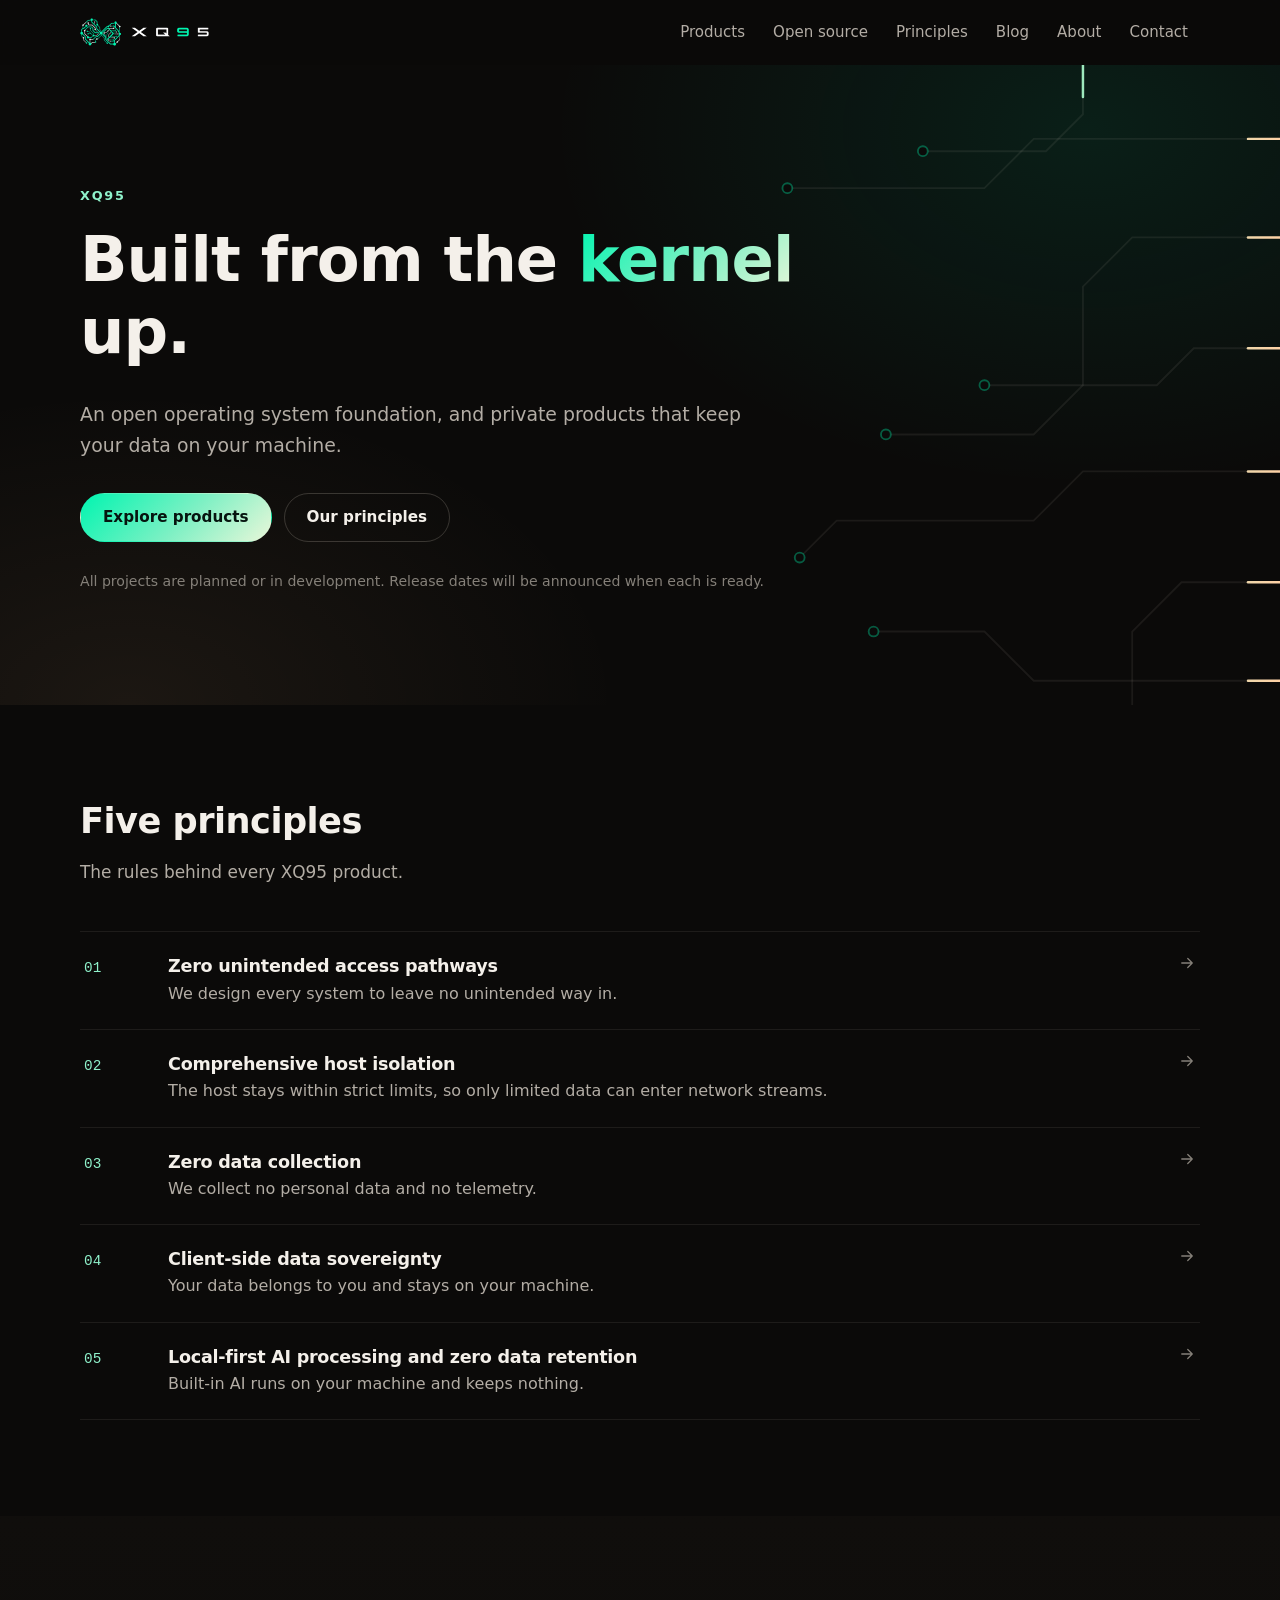
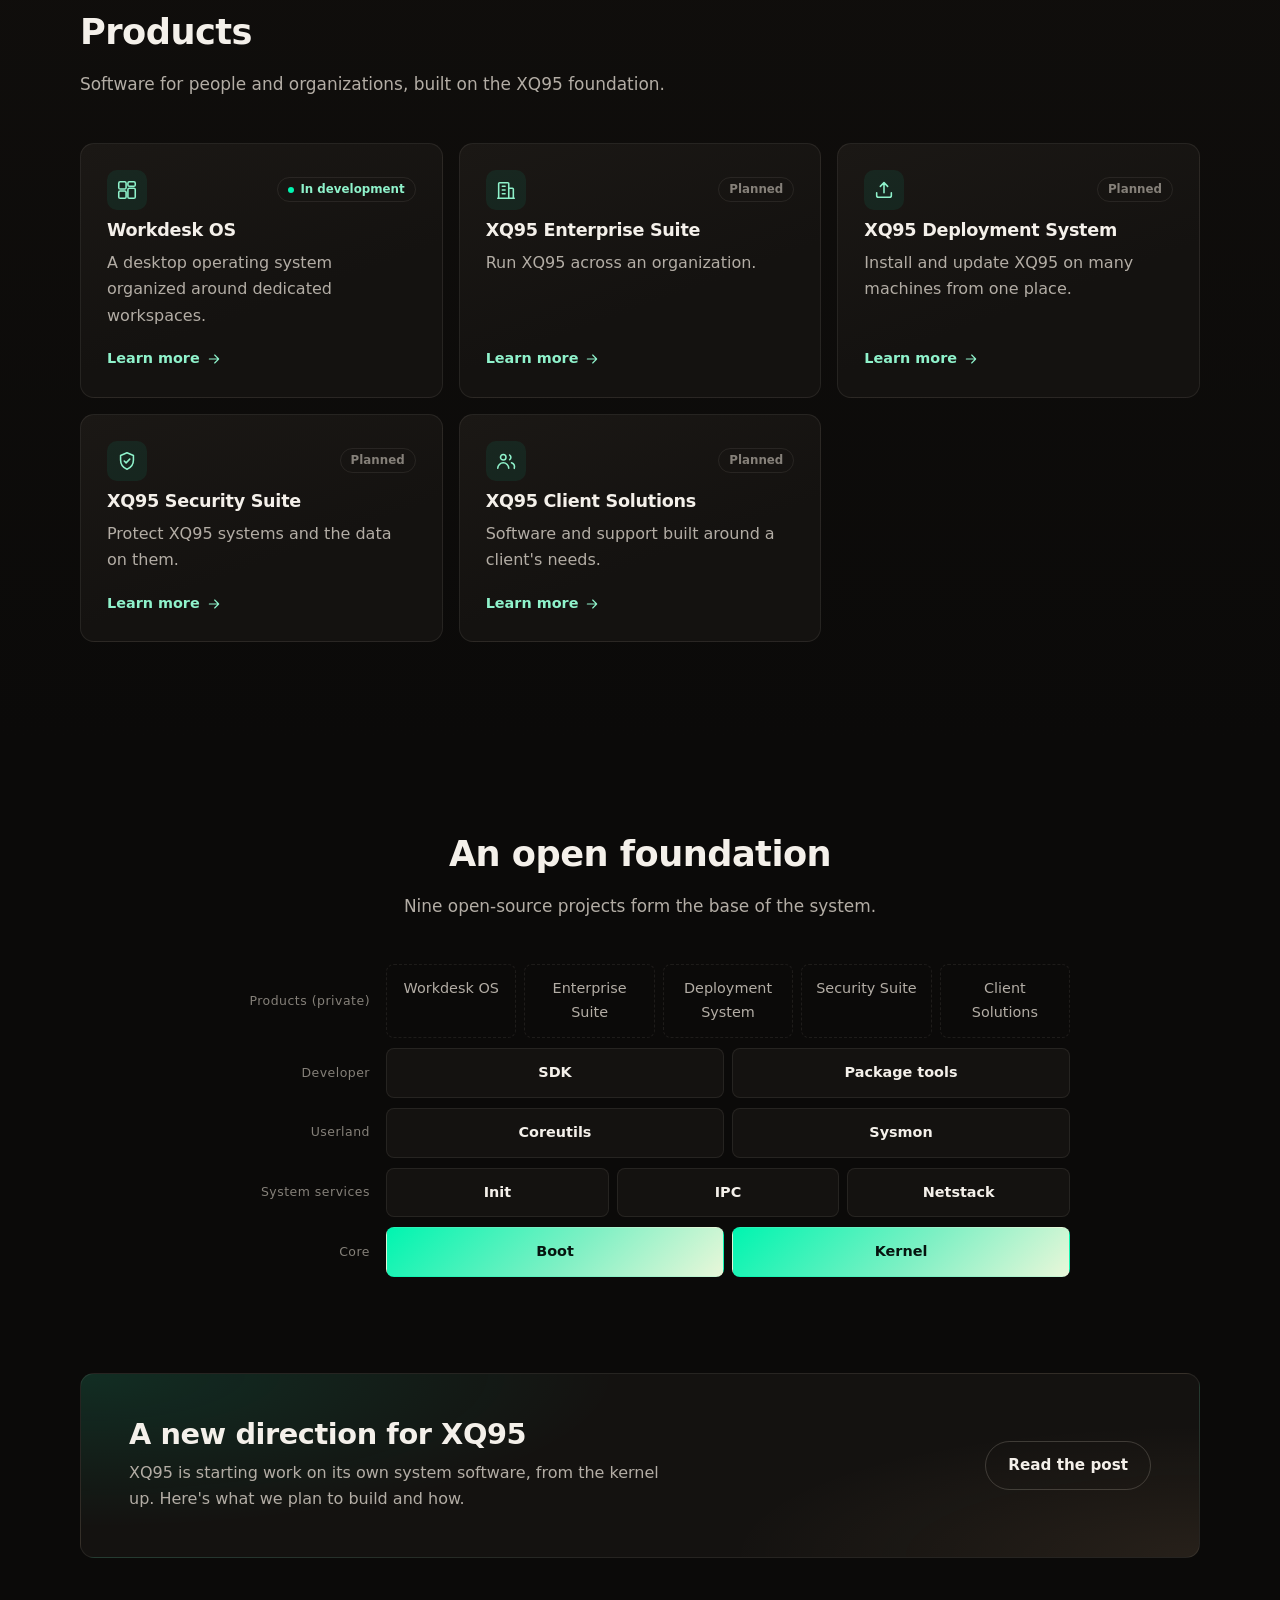
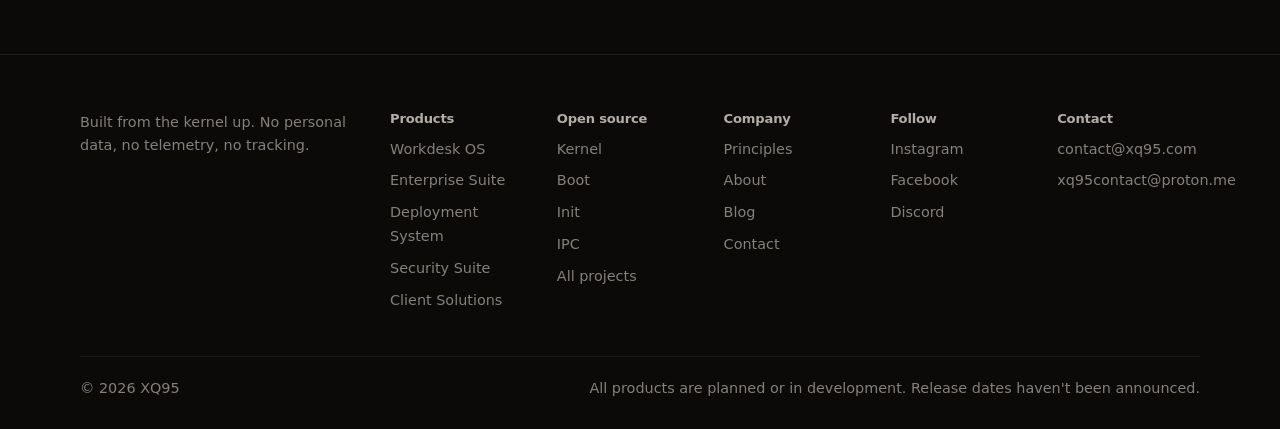
<file: index.html>
<!DOCTYPE html>
<html lang="en">
<head>
<meta charset="utf-8">
<meta name="viewport" content="width=device-width, initial-scale=1">
<title>XQ95 — Built from the kernel up</title>
<meta name="description" content="XQ95 is building an open operating system foundation and private, privacy-first products: Workdesk OS, Enterprise Suite, Deployment System, Security Suite, and Client Solutions.">
<link rel="canonical" href="https://xq95.com/">
<meta property="og:site_name" content="XQ95">
<meta property="og:title" content="XQ95 — Built from the kernel up">
<meta property="og:description" content="XQ95 is building an open operating system foundation and private, privacy-first products: Workdesk OS, Enterprise Suite, Deployment System, Security Suite, and Client Solutions.">
<meta property="og:type" content="website">
<meta property="og:url" content="https://xq95.com/">
<meta property="og:image" content="https://xq95.com/images/xq95-og.png">
<meta name="twitter:card" content="summary_large_image">
<meta name="theme-color" content="#0b0a09">
<link rel="icon" href="favicon.png" type="image/png">
<link rel="apple-touch-icon" href="apple-touch-icon.png">
<link rel="stylesheet" href="css/styles.css">
<script>document.documentElement.classList.add("js")</script>
<script src="js/main.js" defer></script>
</head>
<body>
<a class="skip" href="#main">Skip to content</a>
<header class="site-header">
  <div class="wrap header-inner">
    <a class="brand" href="index.html"><img src="images/xq95-header.png" alt="XQ95 home" width="519" height="112"></a>
    <nav id="site-nav" class="site-nav" aria-label="Main"><ul><li><a href="products.html">Products</a></li><li><a href="open-source.html">Open source</a></li><li><a href="principles.html">Principles</a></li><li><a href="blog/index.html">Blog</a></li><li><a href="about.html">About</a></li><li><a href="contact.html">Contact</a></li></ul></nav>
    <button class="icon-btn nav-toggle" type="button" aria-expanded="false" aria-controls="site-nav" aria-label="Open menu"><svg viewBox="0 0 24 24" width="22" height="22" fill="none" stroke="currentColor" stroke-width="1.7" stroke-linecap="round" stroke-linejoin="round" aria-hidden="true"><path d="M4 7h16M4 12h16M4 17h16"/></svg></button>
  </div>
</header>
<main id="main">

<section class="hero">
  <svg class="traces" viewBox="0 0 760 520" preserveAspectRatio="xMaxYMid slice" aria-hidden="true"><defs><linearGradient id="sig-grad" gradientUnits="userSpaceOnUse" x1="760" y1="0" x2="340" y2="0"><stop offset="0" stop-color="#ffd2a6"/><stop offset="0.5" stop-color="#7ff0c4"/><stop offset="1" stop-color="#00f5b0"/></linearGradient></defs><path d="M760 60 H560 L520 100 H360"/><path d="M760 140 H640 L600 180 V260 L560 300 H440"/><path d="M760 230 H690 L660 260 H520"/><path d="M760 330 H600 L560 370 H400 L370 400"/><path d="M760 420 H680 L640 460 V520"/><path d="M600 0 V40 L570 70 H470"/><path d="M760 500 H560 L520 460 H430"/><path class="sig" d="M760 60 H560 L520 100 H360"/><path class="sig" d="M760 140 H640 L600 180 V260 L560 300 H440"/><path class="sig" d="M760 230 H690 L660 260 H520"/><path class="sig" d="M760 330 H600 L560 370 H400 L370 400"/><path class="sig" d="M760 420 H680 L640 460 V520"/><path class="sig" d="M600 0 V40 L570 70 H470"/><path class="sig" d="M760 500 H560 L520 460 H430"/><circle cx="360" cy="100" r="4"/><circle cx="440" cy="300" r="4"/><circle cx="520" cy="260" r="4"/><circle cx="370" cy="400" r="4"/><circle cx="470" cy="70" r="4"/><circle cx="430" cy="460" r="4"/></svg>
  <div class="wrap">
    <div class="hero-content">
      <div class="eyebrow">XQ95</div>
      <h1>Built from the <span class="grad-text">kernel</span> up.</h1>
      <p class="lead">An open operating system foundation, and private products that keep your data on your machine.</p>
      <div class="actions">
        <a class="btn btn-primary" href="products.html">Explore products</a>
        <a class="btn btn-secondary" href="principles.html">Our principles</a>
      </div>
      <p class="status-line">All projects are planned or in development. Release dates will be announced when each is ready.</p>
    </div>
  </div>
</section>

<section class="section" aria-labelledby="principles-h">
  <div class="wrap">
    <div class="section-head reveal">
      <h2 id="principles-h">Five principles</h2>
      <p>The rules behind every XQ95 product.</p>
    </div>
    <ul class="principle-list reveal"><li><a href="principles.html#zero-unintended-access">
  <span class="num">01</span>
  <div><h3>Zero unintended access pathways</h3><p>We design every system to leave no unintended way in.</p></div>
  <svg viewBox="0 0 24 24" width="18" height="18" fill="none" stroke="currentColor" stroke-width="1.7" stroke-linecap="round" stroke-linejoin="round" aria-hidden="true"><path d="M5 12h14M13 6l6 6-6 6"/></svg>
</a></li><li><a href="principles.html#host-isolation">
  <span class="num">02</span>
  <div><h3>Comprehensive host isolation</h3><p>The host stays within strict limits, so only limited data can enter network streams.</p></div>
  <svg viewBox="0 0 24 24" width="18" height="18" fill="none" stroke="currentColor" stroke-width="1.7" stroke-linecap="round" stroke-linejoin="round" aria-hidden="true"><path d="M5 12h14M13 6l6 6-6 6"/></svg>
</a></li><li><a href="principles.html#zero-data-collection">
  <span class="num">03</span>
  <div><h3>Zero data collection</h3><p>We collect no personal data and no telemetry.</p></div>
  <svg viewBox="0 0 24 24" width="18" height="18" fill="none" stroke="currentColor" stroke-width="1.7" stroke-linecap="round" stroke-linejoin="round" aria-hidden="true"><path d="M5 12h14M13 6l6 6-6 6"/></svg>
</a></li><li><a href="principles.html#data-sovereignty">
  <span class="num">04</span>
  <div><h3>Client-side data sovereignty</h3><p>Your data belongs to you and stays on your machine.</p></div>
  <svg viewBox="0 0 24 24" width="18" height="18" fill="none" stroke="currentColor" stroke-width="1.7" stroke-linecap="round" stroke-linejoin="round" aria-hidden="true"><path d="M5 12h14M13 6l6 6-6 6"/></svg>
</a></li><li><a href="principles.html#local-first-ai">
  <span class="num">05</span>
  <div><h3>Local-first AI processing and zero data retention</h3><p>Built-in AI runs on your machine and keeps nothing.</p></div>
  <svg viewBox="0 0 24 24" width="18" height="18" fill="none" stroke="currentColor" stroke-width="1.7" stroke-linecap="round" stroke-linejoin="round" aria-hidden="true"><path d="M5 12h14M13 6l6 6-6 6"/></svg>
</a></li></ul>
  </div>
</section>

<section class="section section-alt" aria-labelledby="products-h">
  <div class="wrap">
    <div class="section-head reveal">
      <h2 id="products-h">Products</h2>
      <p>Software for people and organizations, built on the XQ95 foundation.</p>
    </div>
    <div class="grid grid-3"><a class="card reveal" style="--d:0.00s" href="products.html#workdesk-os">
  <div class="card-top"><div class="icon"><svg viewBox="0 0 24 24" width="22" height="22" fill="none" stroke="currentColor" stroke-width="1.7" stroke-linecap="round" stroke-linejoin="round" aria-hidden="true"><rect x="3" y="3" width="8" height="8" rx="1.5"/><rect x="13" y="3" width="8" height="5" rx="1.5"/><rect x="13" y="10" width="8" height="11" rx="1.5"/><rect x="3" y="13" width="8" height="8" rx="1.5"/></svg></div><span class="badge badge-dev">In development</span></div>
  <h3>Workdesk OS</h3>
  <p>A desktop operating system organized around dedicated workspaces.</p>
  <span class="more">Learn more <svg viewBox="0 0 24 24" width="16" height="16" fill="none" stroke="currentColor" stroke-width="1.7" stroke-linecap="round" stroke-linejoin="round" aria-hidden="true"><path d="M5 12h14M13 6l6 6-6 6"/></svg></span>
</a><a class="card reveal" style="--d:0.06s" href="products.html#enterprise-suite">
  <div class="card-top"><div class="icon"><svg viewBox="0 0 24 24" width="22" height="22" fill="none" stroke="currentColor" stroke-width="1.7" stroke-linecap="round" stroke-linejoin="round" aria-hidden="true"><path d="M4 21V5a1 1 0 0 1 1-1h9a1 1 0 0 1 1 1v16M15 10h4a1 1 0 0 1 1 1v10M3 21h18M8 8h3M8 12h3M8 16h3"/></svg></div><span class="badge badge-plan">Planned</span></div>
  <h3>XQ95 Enterprise Suite</h3>
  <p>Run XQ95 across an organization.</p>
  <span class="more">Learn more <svg viewBox="0 0 24 24" width="16" height="16" fill="none" stroke="currentColor" stroke-width="1.7" stroke-linecap="round" stroke-linejoin="round" aria-hidden="true"><path d="M5 12h14M13 6l6 6-6 6"/></svg></span>
</a><a class="card reveal" style="--d:0.12s" href="products.html#deployment-system">
  <div class="card-top"><div class="icon"><svg viewBox="0 0 24 24" width="22" height="22" fill="none" stroke="currentColor" stroke-width="1.7" stroke-linecap="round" stroke-linejoin="round" aria-hidden="true"><path d="M12 15V4M8 8l4-4 4 4"/><path d="M4 15v3a2 2 0 0 0 2 2h12a2 2 0 0 0 2-2v-3"/></svg></div><span class="badge badge-plan">Planned</span></div>
  <h3>XQ95 Deployment System</h3>
  <p>Install and update XQ95 on many machines from one place.</p>
  <span class="more">Learn more <svg viewBox="0 0 24 24" width="16" height="16" fill="none" stroke="currentColor" stroke-width="1.7" stroke-linecap="round" stroke-linejoin="round" aria-hidden="true"><path d="M5 12h14M13 6l6 6-6 6"/></svg></span>
</a><a class="card reveal" style="--d:0.18s" href="products.html#security-suite">
  <div class="card-top"><div class="icon"><svg viewBox="0 0 24 24" width="22" height="22" fill="none" stroke="currentColor" stroke-width="1.7" stroke-linecap="round" stroke-linejoin="round" aria-hidden="true"><path d="M12 3l7 3v5c0 4.5-3 8.5-7 10-4-1.5-7-5.5-7-10V6l7-3z"/><path d="M9 12l2 2 4-4"/></svg></div><span class="badge badge-plan">Planned</span></div>
  <h3>XQ95 Security Suite</h3>
  <p>Protect XQ95 systems and the data on them.</p>
  <span class="more">Learn more <svg viewBox="0 0 24 24" width="16" height="16" fill="none" stroke="currentColor" stroke-width="1.7" stroke-linecap="round" stroke-linejoin="round" aria-hidden="true"><path d="M5 12h14M13 6l6 6-6 6"/></svg></span>
</a><a class="card reveal" style="--d:0.24s" href="products.html#client-solutions">
  <div class="card-top"><div class="icon"><svg viewBox="0 0 24 24" width="22" height="22" fill="none" stroke="currentColor" stroke-width="1.7" stroke-linecap="round" stroke-linejoin="round" aria-hidden="true"><circle cx="9" cy="8" r="3"/><path d="M3 20a6 6 0 0 1 12 0"/><path d="M16 5.5a3 3 0 0 1 0 5M18 14a5 5 0 0 1 3 6"/></svg></div><span class="badge badge-plan">Planned</span></div>
  <h3>XQ95 Client Solutions</h3>
  <p>Software and support built around a client's needs.</p>
  <span class="more">Learn more <svg viewBox="0 0 24 24" width="16" height="16" fill="none" stroke="currentColor" stroke-width="1.7" stroke-linecap="round" stroke-linejoin="round" aria-hidden="true"><path d="M5 12h14M13 6l6 6-6 6"/></svg></span>
</a></div>
  </div>
</section>

<section class="section" aria-labelledby="stack-h">
  <div class="wrap">
    <div class="section-head center reveal">
      <h2 id="stack-h">An open foundation</h2>
      <p>Nine open-source projects form the base of the system.</p>
    </div>
    <div class="stack reveal" role="group" aria-label="XQ95 system layers"><div class="layer layer-products"><div class="layer-name">Products (private)</div><div class="layer-items"><a class="chip" style="--i:4" href="products.html#workdesk-os">Workdesk OS</a><a class="chip" style="--i:4" href="products.html#enterprise-suite">Enterprise Suite</a><a class="chip" style="--i:4" href="products.html#deployment-system">Deployment System</a><a class="chip" style="--i:4" href="products.html#security-suite">Security Suite</a><a class="chip" style="--i:4" href="products.html#client-solutions">Client Solutions</a></div></div><div class="layer "><div class="layer-name">Developer</div><div class="layer-items"><a class="chip" style="--i:3" href="open-source.html#sdk">SDK</a><a class="chip" style="--i:3" href="open-source.html#package-tools">Package tools</a></div></div><div class="layer "><div class="layer-name">Userland</div><div class="layer-items"><a class="chip" style="--i:2" href="open-source.html#coreutils">Coreutils</a><a class="chip" style="--i:2" href="open-source.html#sysmon">Sysmon</a></div></div><div class="layer "><div class="layer-name">System services</div><div class="layer-items"><a class="chip" style="--i:1" href="open-source.html#init">Init</a><a class="chip" style="--i:1" href="open-source.html#ipc">IPC</a><a class="chip" style="--i:1" href="open-source.html#netstack">Netstack</a></div></div><div class="layer layer-core"><div class="layer-name">Core</div><div class="layer-items"><a class="chip" style="--i:0" href="open-source.html#boot">Boot</a><a class="chip" style="--i:0" href="open-source.html#kernel">Kernel</a></div></div></div>
  </div>
</section>

<section class="section" style="padding-top:0" aria-labelledby="blog-h">
  <div class="wrap">
    <div class="cta reveal">
      <div>
        <h2 id="blog-h">A new direction for XQ95</h2>
        <p>XQ95 is starting work on its own system software, from the kernel up. Here's what we plan to build and how.</p>
      </div>
      <a class="btn btn-secondary" href="blog/a-new-direction.html">Read the post</a>
    </div>
  </div>
</section>

</main>
<footer class="site-footer">
  <div class="wrap">
    <div class="footer-top">
      <div class="footer-brand">
        <p>Built from the kernel up. No personal data, no telemetry, no tracking.</p>
      </div>
      <div class="footer-grid">
        <div>
          <h2>Products</h2>
          <ul><li><a href="products.html#workdesk-os">Workdesk OS</a></li><li><a href="products.html#enterprise-suite">Enterprise Suite</a></li><li><a href="products.html#deployment-system">Deployment System</a></li><li><a href="products.html#security-suite">Security Suite</a></li><li><a href="products.html#client-solutions">Client Solutions</a></li></ul>
        </div>
        <div>
          <h2>Open source</h2>
          <ul><li><a href="open-source.html#kernel">Kernel</a></li><li><a href="open-source.html#boot">Boot</a></li><li><a href="open-source.html#init">Init</a></li><li><a href="open-source.html#ipc">IPC</a></li><li><a href="open-source.html">All projects</a></li></ul>
        </div>
        <div>
          <h2>Company</h2>
          <ul><li><a href="principles.html">Principles</a></li><li><a href="about.html">About</a></li><li><a href="blog/index.html">Blog</a></li><li><a href="contact.html">Contact</a></li></ul>
        </div>
        <div>
          <h2>Follow</h2>
          <ul><li><a href="https://www.instagram.com/com.xq95/" rel="noopener">Instagram</a></li><li><a href="https://www.facebook.com/share/1Daz4eBZBs/" rel="noopener">Facebook</a></li><li><a href="https://discord.gg/kDen7R5PCM" rel="noopener">Discord</a></li></ul>
        </div>
        <div>
          <h2>Contact</h2>
          <ul><li><a href="mailto:contact@xq95.com">contact@xq95.com</a></li><li><a href="mailto:xq95contact@proton.me">xq95contact@proton.me</a></li></ul>
        </div>
      </div>
    </div>
    <div class="footer-bottom">
      <span>&copy; <span data-year>2026</span> XQ95</span>
      <span>All products are planned or in development. Release dates haven't been announced.</span>
    </div>
  </div>
</footer>
</body>
</html>
</file>
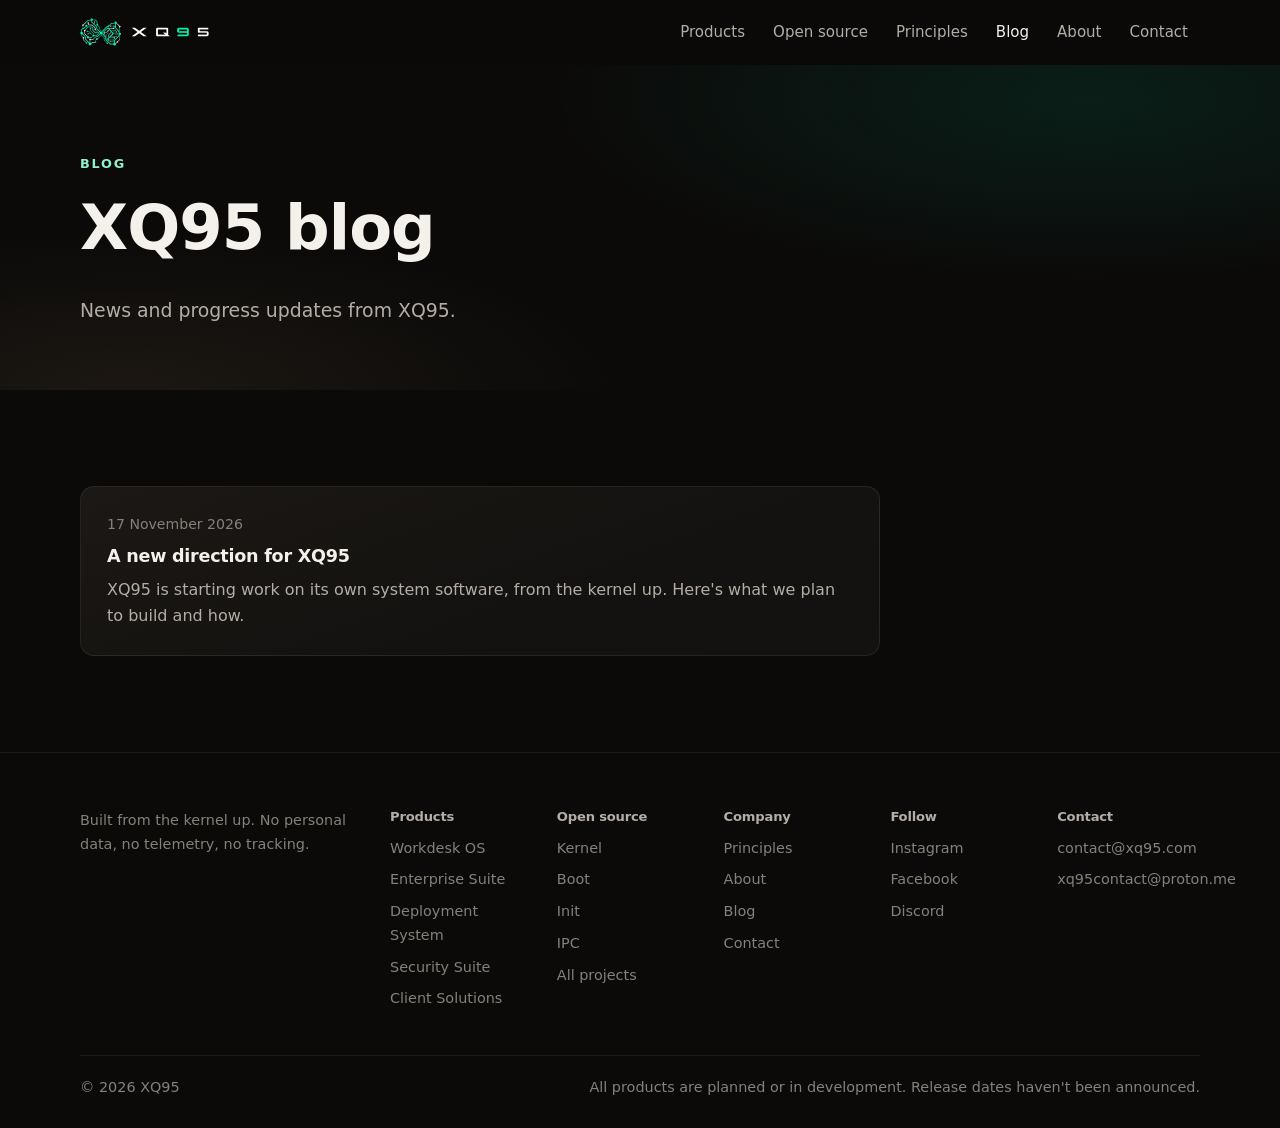
<file: blog/index.html>
<!DOCTYPE html>
<html lang="en">
<head>
<meta charset="utf-8">
<meta name="viewport" content="width=device-width, initial-scale=1">
<title>Blog — XQ95</title>
<meta name="description" content="News and progress updates from XQ95.">
<link rel="canonical" href="https://xq95.com/blog/">
<meta property="og:site_name" content="XQ95">
<meta property="og:title" content="Blog — XQ95">
<meta property="og:description" content="News and progress updates from XQ95.">
<meta property="og:type" content="website">
<meta property="og:url" content="https://xq95.com/blog/">
<meta property="og:image" content="https://xq95.com/images/xq95-og.png">
<meta name="twitter:card" content="summary_large_image">
<meta name="theme-color" content="#0b0a09">
<link rel="icon" href="../favicon.png" type="image/png">
<link rel="apple-touch-icon" href="../apple-touch-icon.png">
<link rel="stylesheet" href="../css/styles.css">
<script>document.documentElement.classList.add("js")</script>
<script src="../js/main.js" defer></script>
</head>
<body>
<a class="skip" href="#main">Skip to content</a>
<header class="site-header">
  <div class="wrap header-inner">
    <a class="brand" href="../index.html"><img src="../images/xq95-header.png" alt="XQ95 home" width="519" height="112"></a>
    <nav id="site-nav" class="site-nav" aria-label="Main"><ul><li><a href="../products.html">Products</a></li><li><a href="../open-source.html">Open source</a></li><li><a href="../principles.html">Principles</a></li><li><a href="../blog/index.html" aria-current="page">Blog</a></li><li><a href="../about.html">About</a></li><li><a href="../contact.html">Contact</a></li></ul></nav>
    <button class="icon-btn nav-toggle" type="button" aria-expanded="false" aria-controls="site-nav" aria-label="Open menu"><svg viewBox="0 0 24 24" width="22" height="22" fill="none" stroke="currentColor" stroke-width="1.7" stroke-linecap="round" stroke-linejoin="round" aria-hidden="true"><path d="M4 7h16M4 12h16M4 17h16"/></svg></button>
  </div>
</header>
<main id="main">

<section class="page-hero">
  <div class="wrap">
    <div class="eyebrow">Blog</div>
    <h1>XQ95 blog</h1>
    <p class="lead">News and progress updates from XQ95.</p>
  </div>
</section>
<section class="section">
  <div class="wrap"><ul class="post-list">
<li><a class="card reveal" href="a-new-direction.html">
  <time datetime="2026-11-17">17 November 2026</time>
  <h3>A new direction for XQ95</h3>
  <p>XQ95 is starting work on its own system software, from the kernel up. Here's what we plan to build and how.</p>
</a></li></ul></div>
</section>

</main>
<footer class="site-footer">
  <div class="wrap">
    <div class="footer-top">
      <div class="footer-brand">
        <p>Built from the kernel up. No personal data, no telemetry, no tracking.</p>
      </div>
      <div class="footer-grid">
        <div>
          <h2>Products</h2>
          <ul><li><a href="../products.html#workdesk-os">Workdesk OS</a></li><li><a href="../products.html#enterprise-suite">Enterprise Suite</a></li><li><a href="../products.html#deployment-system">Deployment System</a></li><li><a href="../products.html#security-suite">Security Suite</a></li><li><a href="../products.html#client-solutions">Client Solutions</a></li></ul>
        </div>
        <div>
          <h2>Open source</h2>
          <ul><li><a href="../open-source.html#kernel">Kernel</a></li><li><a href="../open-source.html#boot">Boot</a></li><li><a href="../open-source.html#init">Init</a></li><li><a href="../open-source.html#ipc">IPC</a></li><li><a href="../open-source.html">All projects</a></li></ul>
        </div>
        <div>
          <h2>Company</h2>
          <ul><li><a href="../principles.html">Principles</a></li><li><a href="../about.html">About</a></li><li><a href="../blog/index.html">Blog</a></li><li><a href="../contact.html">Contact</a></li></ul>
        </div>
        <div>
          <h2>Follow</h2>
          <ul><li><a href="https://www.instagram.com/com.xq95/" rel="noopener">Instagram</a></li><li><a href="https://www.facebook.com/share/1Daz4eBZBs/" rel="noopener">Facebook</a></li><li><a href="https://discord.gg/kDen7R5PCM" rel="noopener">Discord</a></li></ul>
        </div>
        <div>
          <h2>Contact</h2>
          <ul><li><a href="mailto:contact@xq95.com">contact@xq95.com</a></li><li><a href="mailto:xq95contact@proton.me">xq95contact@proton.me</a></li></ul>
        </div>
      </div>
    </div>
    <div class="footer-bottom">
      <span>&copy; <span data-year>2026</span> XQ95</span>
      <span>All products are planned or in development. Release dates haven't been announced.</span>
    </div>
  </div>
</footer>
</body>
</html>
</file>
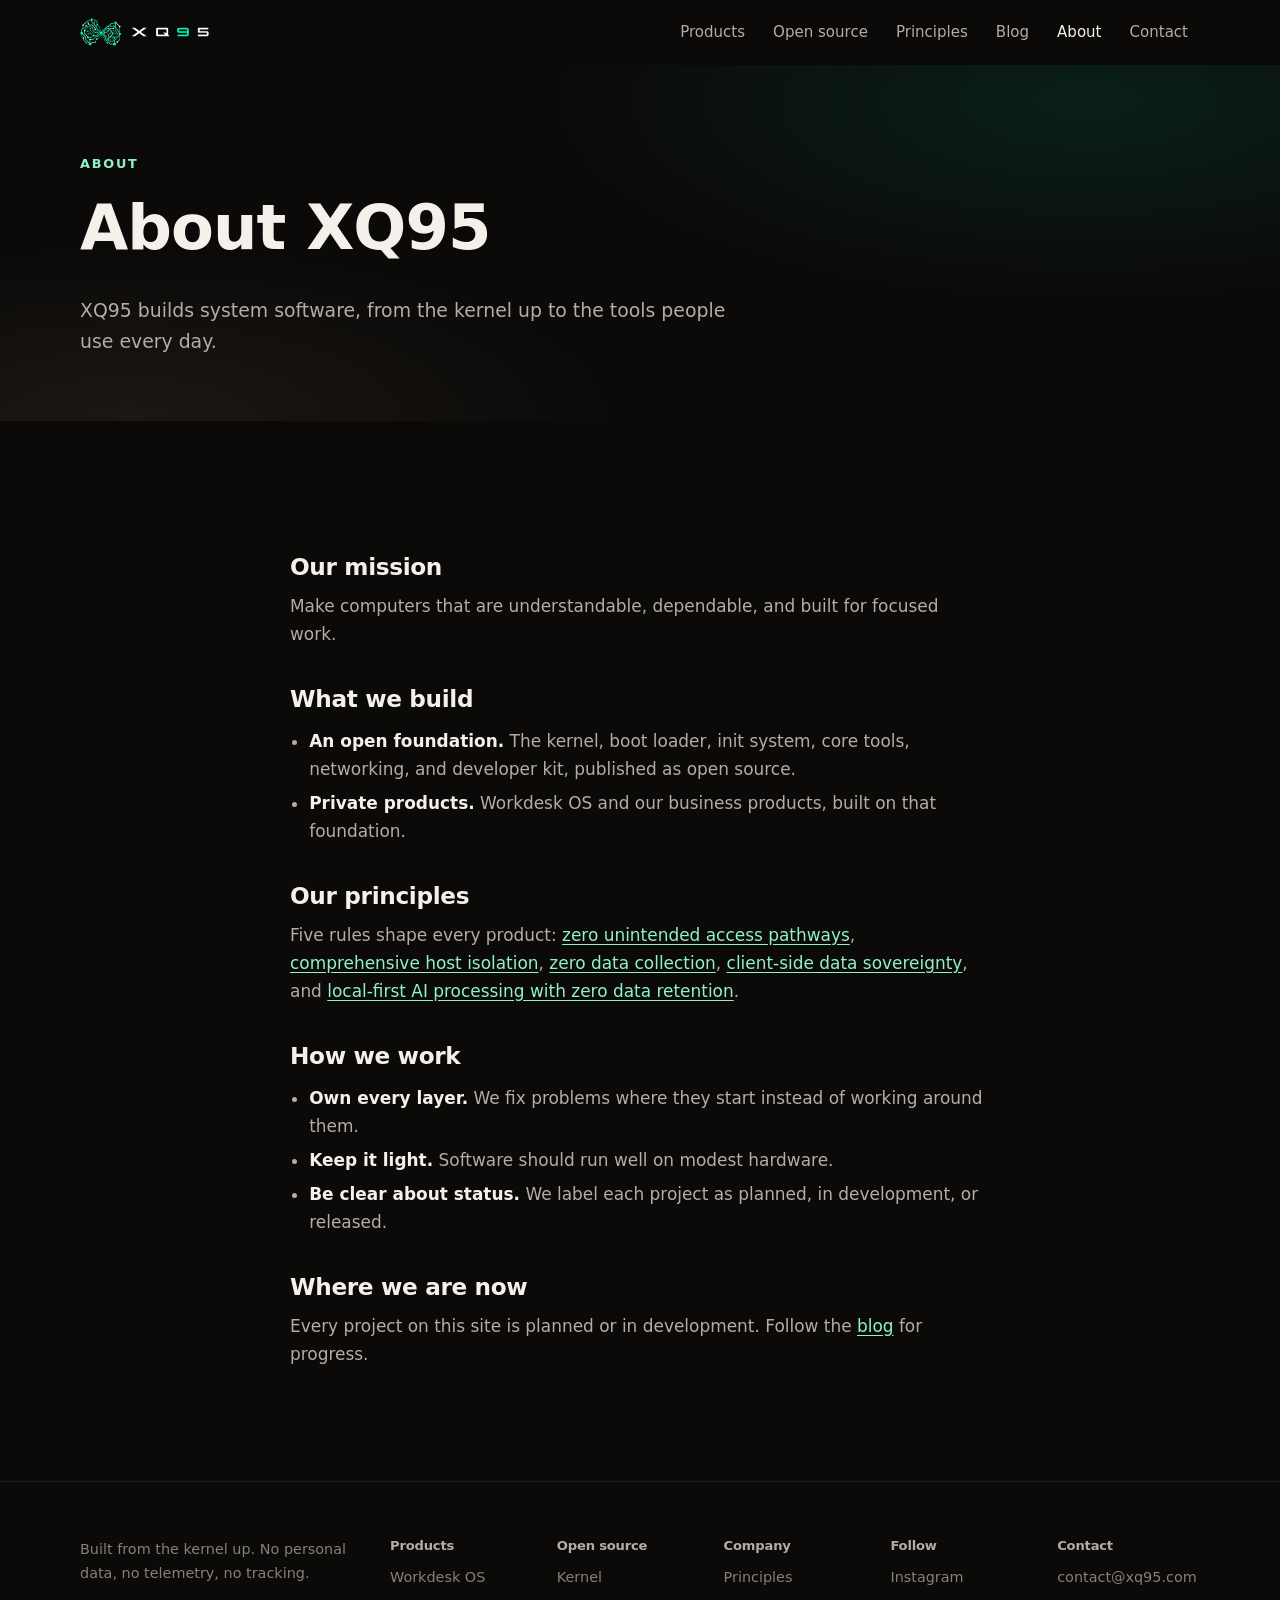
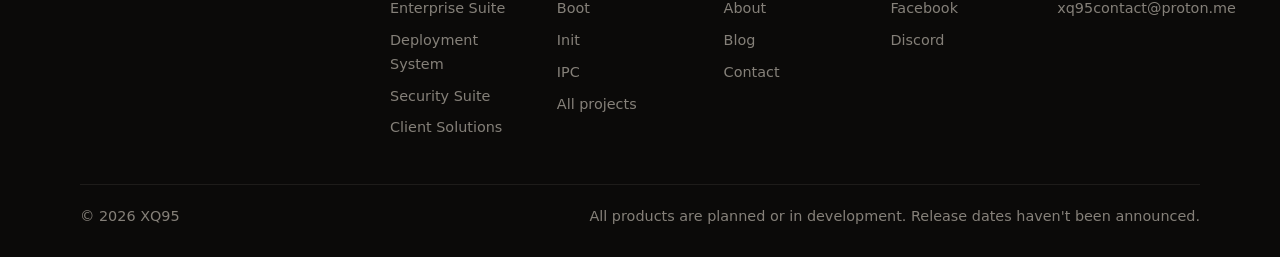
<file: about.html>
<!DOCTYPE html>
<html lang="en">
<head>
<meta charset="utf-8">
<meta name="viewport" content="width=device-width, initial-scale=1">
<title>About — XQ95</title>
<meta name="description" content="XQ95 builds system software, from the kernel up to the tools people use every day.">
<link rel="canonical" href="https://xq95.com/about">
<meta property="og:site_name" content="XQ95">
<meta property="og:title" content="About — XQ95">
<meta property="og:description" content="XQ95 builds system software, from the kernel up to the tools people use every day.">
<meta property="og:type" content="website">
<meta property="og:url" content="https://xq95.com/about">
<meta property="og:image" content="https://xq95.com/images/xq95-og.png">
<meta name="twitter:card" content="summary_large_image">
<meta name="theme-color" content="#0b0a09">
<link rel="icon" href="favicon.png" type="image/png">
<link rel="apple-touch-icon" href="apple-touch-icon.png">
<link rel="stylesheet" href="css/styles.css">
<script>document.documentElement.classList.add("js")</script>
<script src="js/main.js" defer></script>
</head>
<body>
<a class="skip" href="#main">Skip to content</a>
<header class="site-header">
  <div class="wrap header-inner">
    <a class="brand" href="index.html"><img src="images/xq95-header.png" alt="XQ95 home" width="519" height="112"></a>
    <nav id="site-nav" class="site-nav" aria-label="Main"><ul><li><a href="products.html">Products</a></li><li><a href="open-source.html">Open source</a></li><li><a href="principles.html">Principles</a></li><li><a href="blog/index.html">Blog</a></li><li><a href="about.html" aria-current="page">About</a></li><li><a href="contact.html">Contact</a></li></ul></nav>
    <button class="icon-btn nav-toggle" type="button" aria-expanded="false" aria-controls="site-nav" aria-label="Open menu"><svg viewBox="0 0 24 24" width="22" height="22" fill="none" stroke="currentColor" stroke-width="1.7" stroke-linecap="round" stroke-linejoin="round" aria-hidden="true"><path d="M4 7h16M4 12h16M4 17h16"/></svg></button>
  </div>
</header>
<main id="main">

<section class="page-hero">
  <div class="wrap">
    <div class="eyebrow">About</div>
    <h1>About XQ95</h1>
    <p class="lead">XQ95 builds system software, from the kernel up to the tools people use every day.</p>
  </div>
</section>
<section class="section">
  <div class="wrap prose">
    <h2>Our mission</h2>
    <p>Make computers that are understandable, dependable, and built for focused work.</p>
    <h2>What we build</h2>
    <ul>
      <li><strong>An open foundation.</strong> The kernel, boot loader, init system, core tools, networking, and developer kit, published as open source.</li>
      <li><strong>Private products.</strong> Workdesk OS and our business products, built on that foundation.</li>
    </ul>
    <h2>Our principles</h2>
    <p>Five rules shape every product: <a href="principles.html#zero-unintended-access">zero unintended access pathways</a>, <a href="principles.html#host-isolation">comprehensive host isolation</a>, <a href="principles.html#zero-data-collection">zero data collection</a>, <a href="principles.html#data-sovereignty">client-side data sovereignty</a>, and <a href="principles.html#local-first-ai">local-first AI processing with zero data retention</a>.</p>
    <h2>How we work</h2>
    <ul>
      <li><strong>Own every layer.</strong> We fix problems where they start instead of working around them.</li>
      <li><strong>Keep it light.</strong> Software should run well on modest hardware.</li>
      <li><strong>Be clear about status.</strong> We label each project as planned, in development, or released.</li>
    </ul>
    <h2>Where we are now</h2>
    <p>Every project on this site is planned or in development. Follow the <a href="blog/index.html">blog</a> for progress.</p>
  </div>
</section>

</main>
<footer class="site-footer">
  <div class="wrap">
    <div class="footer-top">
      <div class="footer-brand">
        <p>Built from the kernel up. No personal data, no telemetry, no tracking.</p>
      </div>
      <div class="footer-grid">
        <div>
          <h2>Products</h2>
          <ul><li><a href="products.html#workdesk-os">Workdesk OS</a></li><li><a href="products.html#enterprise-suite">Enterprise Suite</a></li><li><a href="products.html#deployment-system">Deployment System</a></li><li><a href="products.html#security-suite">Security Suite</a></li><li><a href="products.html#client-solutions">Client Solutions</a></li></ul>
        </div>
        <div>
          <h2>Open source</h2>
          <ul><li><a href="open-source.html#kernel">Kernel</a></li><li><a href="open-source.html#boot">Boot</a></li><li><a href="open-source.html#init">Init</a></li><li><a href="open-source.html#ipc">IPC</a></li><li><a href="open-source.html">All projects</a></li></ul>
        </div>
        <div>
          <h2>Company</h2>
          <ul><li><a href="principles.html">Principles</a></li><li><a href="about.html">About</a></li><li><a href="blog/index.html">Blog</a></li><li><a href="contact.html">Contact</a></li></ul>
        </div>
        <div>
          <h2>Follow</h2>
          <ul><li><a href="https://www.instagram.com/com.xq95/" rel="noopener">Instagram</a></li><li><a href="https://www.facebook.com/share/1Daz4eBZBs/" rel="noopener">Facebook</a></li><li><a href="https://discord.gg/kDen7R5PCM" rel="noopener">Discord</a></li></ul>
        </div>
        <div>
          <h2>Contact</h2>
          <ul><li><a href="mailto:contact@xq95.com">contact@xq95.com</a></li><li><a href="mailto:xq95contact@proton.me">xq95contact@proton.me</a></li></ul>
        </div>
      </div>
    </div>
    <div class="footer-bottom">
      <span>&copy; <span data-year>2026</span> XQ95</span>
      <span>All products are planned or in development. Release dates haven't been announced.</span>
    </div>
  </div>
</footer>
</body>
</html>
</file>
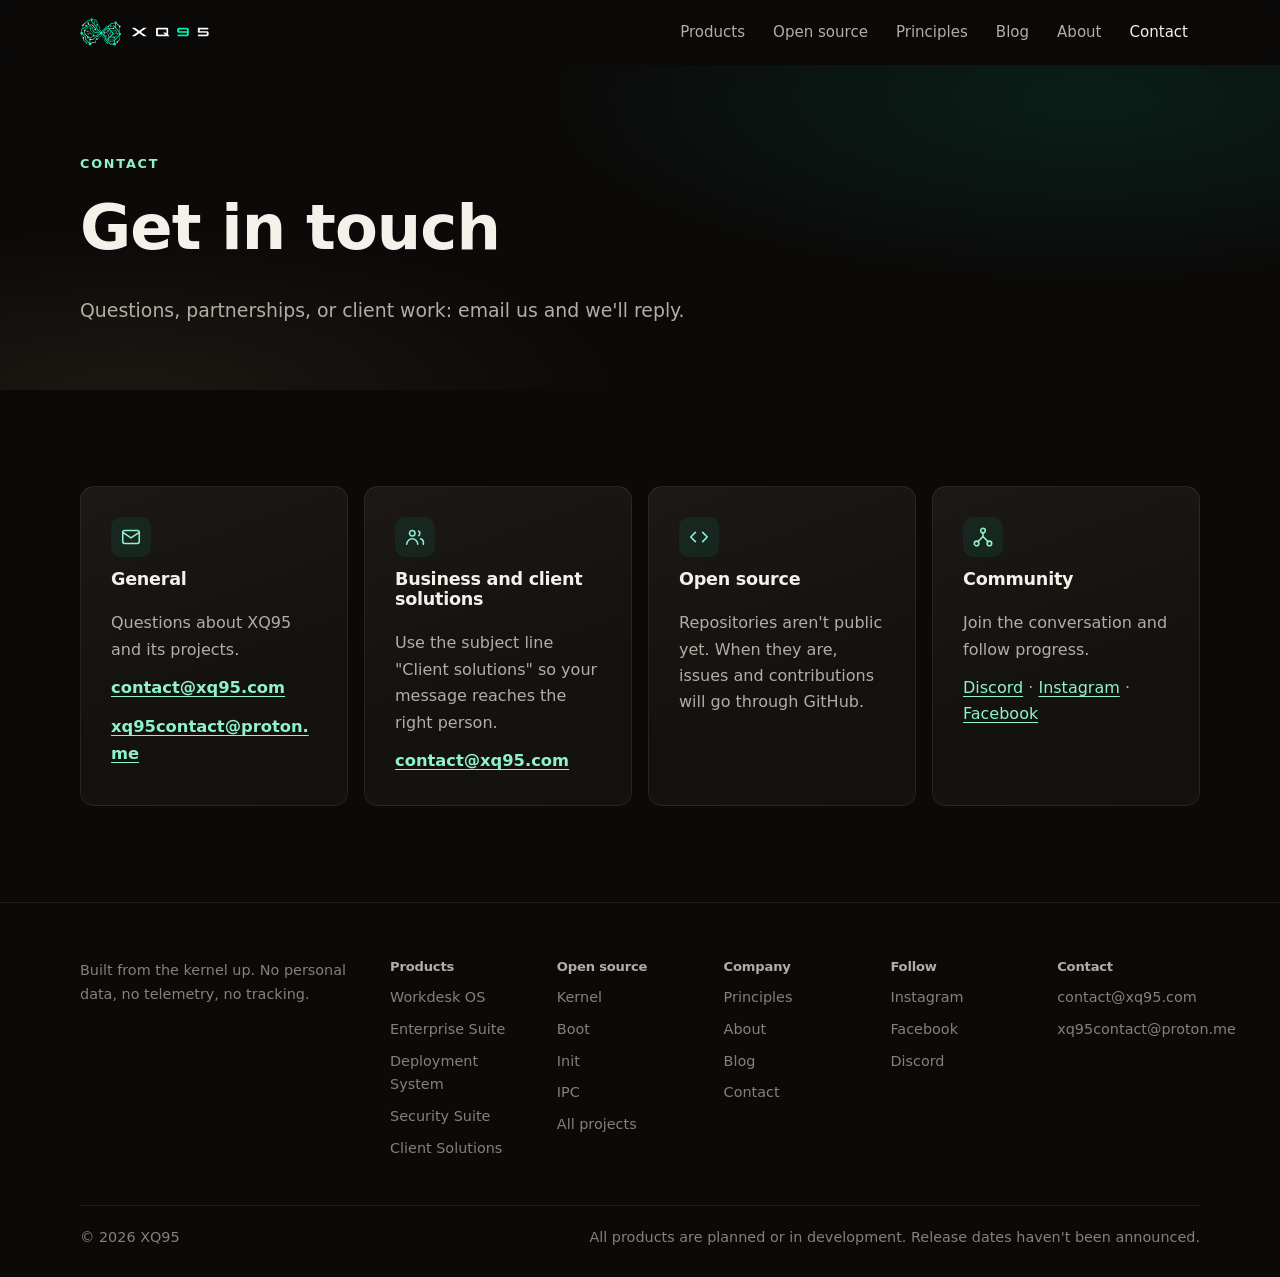
<file: contact.html>
<!DOCTYPE html>
<html lang="en">
<head>
<meta charset="utf-8">
<meta name="viewport" content="width=device-width, initial-scale=1">
<title>Contact — XQ95</title>
<meta name="description" content="Contact XQ95 by email.">
<link rel="canonical" href="https://xq95.com/contact">
<meta property="og:site_name" content="XQ95">
<meta property="og:title" content="Contact — XQ95">
<meta property="og:description" content="Contact XQ95 by email.">
<meta property="og:type" content="website">
<meta property="og:url" content="https://xq95.com/contact">
<meta property="og:image" content="https://xq95.com/images/xq95-og.png">
<meta name="twitter:card" content="summary_large_image">
<meta name="theme-color" content="#0b0a09">
<link rel="icon" href="favicon.png" type="image/png">
<link rel="apple-touch-icon" href="apple-touch-icon.png">
<link rel="stylesheet" href="css/styles.css">
<script>document.documentElement.classList.add("js")</script>
<script src="js/main.js" defer></script>
</head>
<body>
<a class="skip" href="#main">Skip to content</a>
<header class="site-header">
  <div class="wrap header-inner">
    <a class="brand" href="index.html"><img src="images/xq95-header.png" alt="XQ95 home" width="519" height="112"></a>
    <nav id="site-nav" class="site-nav" aria-label="Main"><ul><li><a href="products.html">Products</a></li><li><a href="open-source.html">Open source</a></li><li><a href="principles.html">Principles</a></li><li><a href="blog/index.html">Blog</a></li><li><a href="about.html">About</a></li><li><a href="contact.html" aria-current="page">Contact</a></li></ul></nav>
    <button class="icon-btn nav-toggle" type="button" aria-expanded="false" aria-controls="site-nav" aria-label="Open menu"><svg viewBox="0 0 24 24" width="22" height="22" fill="none" stroke="currentColor" stroke-width="1.7" stroke-linecap="round" stroke-linejoin="round" aria-hidden="true"><path d="M4 7h16M4 12h16M4 17h16"/></svg></button>
  </div>
</header>
<main id="main">

<section class="page-hero">
  <div class="wrap">
    <div class="eyebrow">Contact</div>
    <h1>Get in touch</h1>
    <p class="lead">Questions, partnerships, or client work: email us and we'll reply.</p>
  </div>
</section>
<section class="section">
  <div class="wrap contact-grid">
    <div class="panel reveal">
      <div class="icon"><svg viewBox="0 0 24 24" width="22" height="22" fill="none" stroke="currentColor" stroke-width="1.7" stroke-linecap="round" stroke-linejoin="round" aria-hidden="true"><rect x="3" y="5" width="18" height="14" rx="2"/><path d="M3 7l9 6 9-6"/></svg></div>
      <h3>General</h3>
      <p>Questions about XQ95 and its projects.</p>
      <a class="mail" href="mailto:contact@xq95.com">contact@xq95.com</a>
      <a class="mail" href="mailto:xq95contact@proton.me">xq95contact@proton.me</a>
    </div>
    <div class="panel reveal" style="--d:0.08s">
      <div class="icon"><svg viewBox="0 0 24 24" width="22" height="22" fill="none" stroke="currentColor" stroke-width="1.7" stroke-linecap="round" stroke-linejoin="round" aria-hidden="true"><circle cx="9" cy="8" r="3"/><path d="M3 20a6 6 0 0 1 12 0"/><path d="M16 5.5a3 3 0 0 1 0 5M18 14a5 5 0 0 1 3 6"/></svg></div>
      <h3>Business and client solutions</h3>
      <p>Use the subject line "Client solutions" so your message reaches the right person.</p>
      <a class="mail" href="mailto:contact@xq95.com?subject=Client%20solutions">contact@xq95.com</a>
    </div>
    <div class="panel reveal" style="--d:0.16s">
      <div class="icon"><svg viewBox="0 0 24 24" width="22" height="22" fill="none" stroke="currentColor" stroke-width="1.7" stroke-linecap="round" stroke-linejoin="round" aria-hidden="true"><path d="M8 7l-5 5 5 5M16 7l5 5-5 5"/></svg></div>
      <h3>Open source</h3>
      <p>Repositories aren't public yet. When they are, issues and contributions will go through GitHub.</p>
    </div>
    <div class="panel reveal" style="--d:0.24s">
      <div class="icon"><svg viewBox="0 0 24 24" width="22" height="22" fill="none" stroke="currentColor" stroke-width="1.7" stroke-linecap="round" stroke-linejoin="round" aria-hidden="true"><circle cx="12" cy="5" r="2.5"/><circle cx="5" cy="19" r="2.5"/><circle cx="19" cy="19" r="2.5"/><path d="M12 7.5v4M12 11.5l-5.5 5.5M12 11.5l5.5 5.5"/></svg></div>
      <h3>Community</h3>
      <p>Join the conversation and follow progress.</p>
      <p><a href="https://discord.gg/kDen7R5PCM" rel="noopener">Discord</a> · <a href="https://www.instagram.com/com.xq95/" rel="noopener">Instagram</a> · <a href="https://www.facebook.com/share/1Daz4eBZBs/" rel="noopener">Facebook</a></p>
    </div>
  </div>
</section>

</main>
<footer class="site-footer">
  <div class="wrap">
    <div class="footer-top">
      <div class="footer-brand">
        <p>Built from the kernel up. No personal data, no telemetry, no tracking.</p>
      </div>
      <div class="footer-grid">
        <div>
          <h2>Products</h2>
          <ul><li><a href="products.html#workdesk-os">Workdesk OS</a></li><li><a href="products.html#enterprise-suite">Enterprise Suite</a></li><li><a href="products.html#deployment-system">Deployment System</a></li><li><a href="products.html#security-suite">Security Suite</a></li><li><a href="products.html#client-solutions">Client Solutions</a></li></ul>
        </div>
        <div>
          <h2>Open source</h2>
          <ul><li><a href="open-source.html#kernel">Kernel</a></li><li><a href="open-source.html#boot">Boot</a></li><li><a href="open-source.html#init">Init</a></li><li><a href="open-source.html#ipc">IPC</a></li><li><a href="open-source.html">All projects</a></li></ul>
        </div>
        <div>
          <h2>Company</h2>
          <ul><li><a href="principles.html">Principles</a></li><li><a href="about.html">About</a></li><li><a href="blog/index.html">Blog</a></li><li><a href="contact.html">Contact</a></li></ul>
        </div>
        <div>
          <h2>Follow</h2>
          <ul><li><a href="https://www.instagram.com/com.xq95/" rel="noopener">Instagram</a></li><li><a href="https://www.facebook.com/share/1Daz4eBZBs/" rel="noopener">Facebook</a></li><li><a href="https://discord.gg/kDen7R5PCM" rel="noopener">Discord</a></li></ul>
        </div>
        <div>
          <h2>Contact</h2>
          <ul><li><a href="mailto:contact@xq95.com">contact@xq95.com</a></li><li><a href="mailto:xq95contact@proton.me">xq95contact@proton.me</a></li></ul>
        </div>
      </div>
    </div>
    <div class="footer-bottom">
      <span>&copy; <span data-year>2026</span> XQ95</span>
      <span>All products are planned or in development. Release dates haven't been announced.</span>
    </div>
  </div>
</footer>
</body>
</html>
</file>
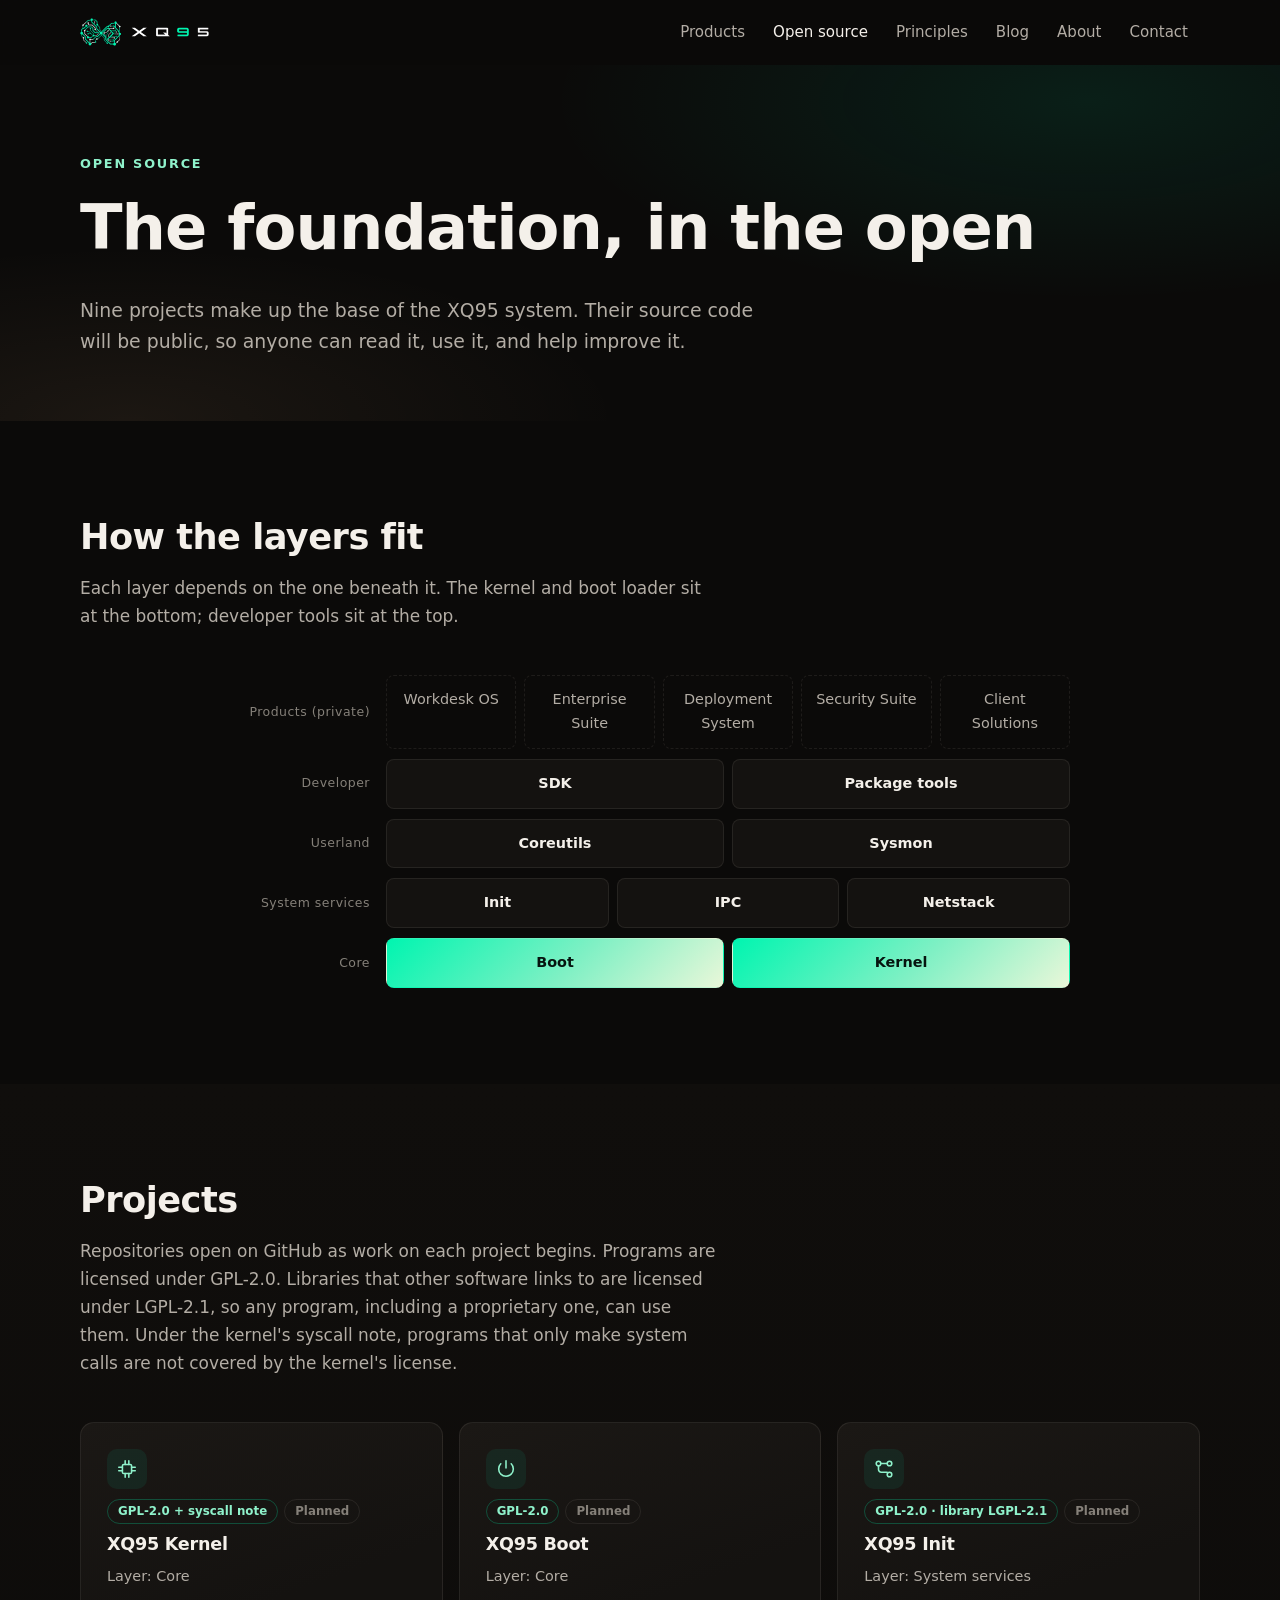
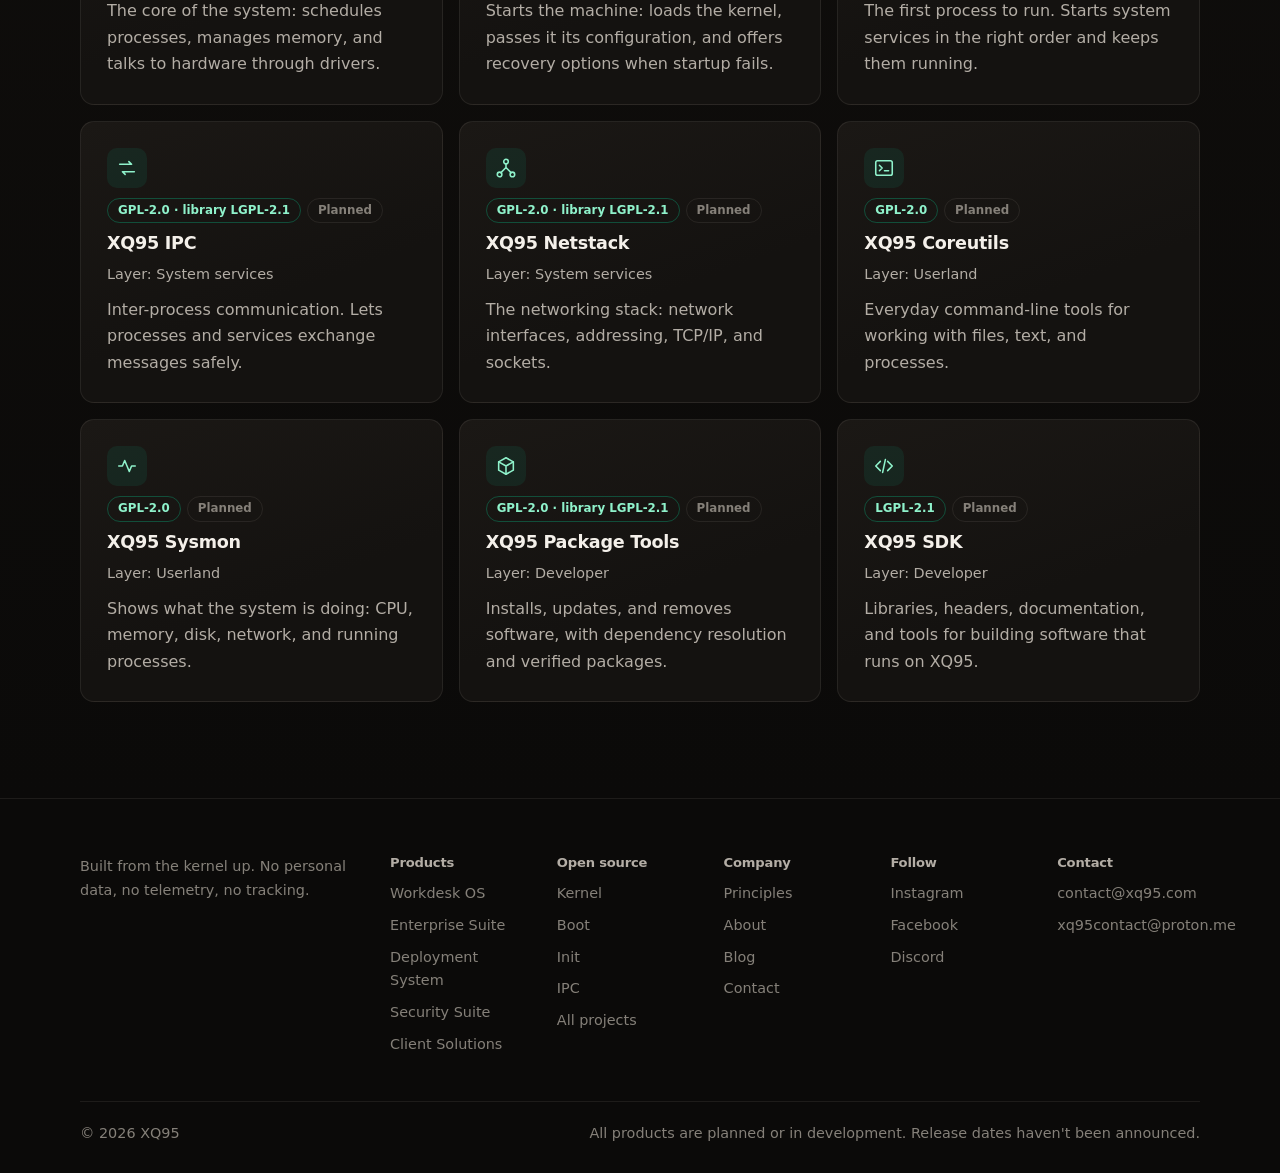
<file: open-source.html>
<!DOCTYPE html>
<html lang="en">
<head>
<meta charset="utf-8">
<meta name="viewport" content="width=device-width, initial-scale=1">
<title>Open source — XQ95</title>
<meta name="description" content="XQ95 Kernel, Boot, Init, Coreutils, Netstack, Package Tools, IPC, Sysmon, and SDK: the open-source foundation of XQ95.">
<link rel="canonical" href="https://xq95.com/open-source">
<meta property="og:site_name" content="XQ95">
<meta property="og:title" content="Open source — XQ95">
<meta property="og:description" content="XQ95 Kernel, Boot, Init, Coreutils, Netstack, Package Tools, IPC, Sysmon, and SDK: the open-source foundation of XQ95.">
<meta property="og:type" content="website">
<meta property="og:url" content="https://xq95.com/open-source">
<meta property="og:image" content="https://xq95.com/images/xq95-og.png">
<meta name="twitter:card" content="summary_large_image">
<meta name="theme-color" content="#0b0a09">
<link rel="icon" href="favicon.png" type="image/png">
<link rel="apple-touch-icon" href="apple-touch-icon.png">
<link rel="stylesheet" href="css/styles.css">
<script>document.documentElement.classList.add("js")</script>
<script src="js/main.js" defer></script>
</head>
<body>
<a class="skip" href="#main">Skip to content</a>
<header class="site-header">
  <div class="wrap header-inner">
    <a class="brand" href="index.html"><img src="images/xq95-header.png" alt="XQ95 home" width="519" height="112"></a>
    <nav id="site-nav" class="site-nav" aria-label="Main"><ul><li><a href="products.html">Products</a></li><li><a href="open-source.html" aria-current="page">Open source</a></li><li><a href="principles.html">Principles</a></li><li><a href="blog/index.html">Blog</a></li><li><a href="about.html">About</a></li><li><a href="contact.html">Contact</a></li></ul></nav>
    <button class="icon-btn nav-toggle" type="button" aria-expanded="false" aria-controls="site-nav" aria-label="Open menu"><svg viewBox="0 0 24 24" width="22" height="22" fill="none" stroke="currentColor" stroke-width="1.7" stroke-linecap="round" stroke-linejoin="round" aria-hidden="true"><path d="M4 7h16M4 12h16M4 17h16"/></svg></button>
  </div>
</header>
<main id="main">

<section class="page-hero">
  <div class="wrap">
    <div class="eyebrow">Open source</div>
    <h1>The foundation, in the open</h1>
    <p class="lead">Nine projects make up the base of the XQ95 system. Their source code will be public, so anyone can read it, use it, and help improve it.</p>
  </div>
</section>
<section class="section">
  <div class="wrap">
    <div class="section-head reveal">
      <h2>How the layers fit</h2>
      <p>Each layer depends on the one beneath it. The kernel and boot loader sit at the bottom; developer tools sit at the top.</p>
    </div>
    <div class="stack reveal" role="group" aria-label="XQ95 system layers"><div class="layer layer-products"><div class="layer-name">Products (private)</div><div class="layer-items"><a class="chip" style="--i:4" href="products.html#workdesk-os">Workdesk OS</a><a class="chip" style="--i:4" href="products.html#enterprise-suite">Enterprise Suite</a><a class="chip" style="--i:4" href="products.html#deployment-system">Deployment System</a><a class="chip" style="--i:4" href="products.html#security-suite">Security Suite</a><a class="chip" style="--i:4" href="products.html#client-solutions">Client Solutions</a></div></div><div class="layer "><div class="layer-name">Developer</div><div class="layer-items"><a class="chip" style="--i:3" href="open-source.html#sdk">SDK</a><a class="chip" style="--i:3" href="open-source.html#package-tools">Package tools</a></div></div><div class="layer "><div class="layer-name">Userland</div><div class="layer-items"><a class="chip" style="--i:2" href="open-source.html#coreutils">Coreutils</a><a class="chip" style="--i:2" href="open-source.html#sysmon">Sysmon</a></div></div><div class="layer "><div class="layer-name">System services</div><div class="layer-items"><a class="chip" style="--i:1" href="open-source.html#init">Init</a><a class="chip" style="--i:1" href="open-source.html#ipc">IPC</a><a class="chip" style="--i:1" href="open-source.html#netstack">Netstack</a></div></div><div class="layer layer-core"><div class="layer-name">Core</div><div class="layer-items"><a class="chip" style="--i:0" href="open-source.html#boot">Boot</a><a class="chip" style="--i:0" href="open-source.html#kernel">Kernel</a></div></div></div>
  </div>
</section>
<section class="section section-alt">
  <div class="wrap">
    <div class="section-head reveal">
      <h2>Projects</h2>
      <p>Repositories open on GitHub as work on each project begins. Programs are licensed under GPL-2.0. Libraries that other software links to are licensed under LGPL-2.1, so any program, including a proprietary one, can use them. Under the kernel's syscall note, programs that only make system calls are not covered by the kernel's license.</p>
    </div>
    <div class="grid grid-3">
<article class="card reveal" id="kernel" style="scroll-margin-top:80px">
  <div class="icon"><svg viewBox="0 0 24 24" width="22" height="22" fill="none" stroke="currentColor" stroke-width="1.7" stroke-linecap="round" stroke-linejoin="round" aria-hidden="true"><rect x="7" y="7" width="10" height="10" rx="1.5"/><path d="M10 3v4M14 3v4M10 17v4M14 17v4M3 10h4M3 14h4M17 10h4M17 14h4"/></svg></div>
  <div class="badges"><span class="badge badge-open">GPL-2.0 + syscall note</span><span class="badge">Planned</span></div>
  <h3>XQ95 Kernel</h3>
  <p class="meta">Layer: Core</p>
  <p>The core of the system: schedules processes, manages memory, and talks to hardware through drivers.</p>
</article>
<article class="card reveal" id="boot" style="scroll-margin-top:80px">
  <div class="icon"><svg viewBox="0 0 24 24" width="22" height="22" fill="none" stroke="currentColor" stroke-width="1.7" stroke-linecap="round" stroke-linejoin="round" aria-hidden="true"><path d="M12 3v8"/><path d="M6.3 6.3a8 8 0 1 0 11.4 0"/></svg></div>
  <div class="badges"><span class="badge badge-open">GPL-2.0</span><span class="badge">Planned</span></div>
  <h3>XQ95 Boot</h3>
  <p class="meta">Layer: Core</p>
  <p>Starts the machine: loads the kernel, passes it its configuration, and offers recovery options when startup fails.</p>
</article>
<article class="card reveal" id="init" style="scroll-margin-top:80px">
  <div class="icon"><svg viewBox="0 0 24 24" width="22" height="22" fill="none" stroke="currentColor" stroke-width="1.7" stroke-linecap="round" stroke-linejoin="round" aria-hidden="true"><circle cx="6" cy="6" r="2.5"/><circle cx="18" cy="18" r="2.5"/><circle cx="18" cy="6" r="2.5"/><path d="M8.5 6h7M6 8.5v4a3 3 0 0 0 3 3h6.5"/></svg></div>
  <div class="badges"><span class="badge badge-open">GPL-2.0 · library LGPL-2.1</span><span class="badge">Planned</span></div>
  <h3>XQ95 Init</h3>
  <p class="meta">Layer: System services</p>
  <p>The first process to run. Starts system services in the right order and keeps them running.</p>
</article>
<article class="card reveal" id="ipc" style="scroll-margin-top:80px">
  <div class="icon"><svg viewBox="0 0 24 24" width="22" height="22" fill="none" stroke="currentColor" stroke-width="1.7" stroke-linecap="round" stroke-linejoin="round" aria-hidden="true"><path d="M4 8h13l-3-3M20 16H7l3 3"/></svg></div>
  <div class="badges"><span class="badge badge-open">GPL-2.0 · library LGPL-2.1</span><span class="badge">Planned</span></div>
  <h3>XQ95 IPC</h3>
  <p class="meta">Layer: System services</p>
  <p>Inter-process communication. Lets processes and services exchange messages safely.</p>
</article>
<article class="card reveal" id="netstack" style="scroll-margin-top:80px">
  <div class="icon"><svg viewBox="0 0 24 24" width="22" height="22" fill="none" stroke="currentColor" stroke-width="1.7" stroke-linecap="round" stroke-linejoin="round" aria-hidden="true"><circle cx="12" cy="5" r="2.5"/><circle cx="5" cy="19" r="2.5"/><circle cx="19" cy="19" r="2.5"/><path d="M12 7.5v4M12 11.5l-5.5 5.5M12 11.5l5.5 5.5"/></svg></div>
  <div class="badges"><span class="badge badge-open">GPL-2.0 · library LGPL-2.1</span><span class="badge">Planned</span></div>
  <h3>XQ95 Netstack</h3>
  <p class="meta">Layer: System services</p>
  <p>The networking stack: network interfaces, addressing, TCP/IP, and sockets.</p>
</article>
<article class="card reveal" id="coreutils" style="scroll-margin-top:80px">
  <div class="icon"><svg viewBox="0 0 24 24" width="22" height="22" fill="none" stroke="currentColor" stroke-width="1.7" stroke-linecap="round" stroke-linejoin="round" aria-hidden="true"><rect x="3" y="4" width="18" height="16" rx="2"/><path d="M7 9l3 3-3 3M12.5 15H17"/></svg></div>
  <div class="badges"><span class="badge badge-open">GPL-2.0</span><span class="badge">Planned</span></div>
  <h3>XQ95 Coreutils</h3>
  <p class="meta">Layer: Userland</p>
  <p>Everyday command-line tools for working with files, text, and processes.</p>
</article>
<article class="card reveal" id="sysmon" style="scroll-margin-top:80px">
  <div class="icon"><svg viewBox="0 0 24 24" width="22" height="22" fill="none" stroke="currentColor" stroke-width="1.7" stroke-linecap="round" stroke-linejoin="round" aria-hidden="true"><path d="M3 12h4l2.5-6 5 12 2.5-6H21"/></svg></div>
  <div class="badges"><span class="badge badge-open">GPL-2.0</span><span class="badge">Planned</span></div>
  <h3>XQ95 Sysmon</h3>
  <p class="meta">Layer: Userland</p>
  <p>Shows what the system is doing: CPU, memory, disk, network, and running processes.</p>
</article>
<article class="card reveal" id="package-tools" style="scroll-margin-top:80px">
  <div class="icon"><svg viewBox="0 0 24 24" width="22" height="22" fill="none" stroke="currentColor" stroke-width="1.7" stroke-linecap="round" stroke-linejoin="round" aria-hidden="true"><path d="M12 3l8 4.5v9L12 21l-8-4.5v-9L12 3z"/><path d="M4 7.5l8 4.5 8-4.5M12 12v9"/></svg></div>
  <div class="badges"><span class="badge badge-open">GPL-2.0 · library LGPL-2.1</span><span class="badge">Planned</span></div>
  <h3>XQ95 Package Tools</h3>
  <p class="meta">Layer: Developer</p>
  <p>Installs, updates, and removes software, with dependency resolution and verified packages.</p>
</article>
<article class="card reveal" id="sdk" style="scroll-margin-top:80px">
  <div class="icon"><svg viewBox="0 0 24 24" width="22" height="22" fill="none" stroke="currentColor" stroke-width="1.7" stroke-linecap="round" stroke-linejoin="round" aria-hidden="true"><path d="M8 7l-5 5 5 5M16 7l5 5-5 5M13.5 5l-3 14"/></svg></div>
  <div class="badges"><span class="badge badge-open">LGPL-2.1</span><span class="badge">Planned</span></div>
  <h3>XQ95 SDK</h3>
  <p class="meta">Layer: Developer</p>
  <p>Libraries, headers, documentation, and tools for building software that runs on XQ95.</p>
</article></div>
  </div>
</section>

</main>
<footer class="site-footer">
  <div class="wrap">
    <div class="footer-top">
      <div class="footer-brand">
        <p>Built from the kernel up. No personal data, no telemetry, no tracking.</p>
      </div>
      <div class="footer-grid">
        <div>
          <h2>Products</h2>
          <ul><li><a href="products.html#workdesk-os">Workdesk OS</a></li><li><a href="products.html#enterprise-suite">Enterprise Suite</a></li><li><a href="products.html#deployment-system">Deployment System</a></li><li><a href="products.html#security-suite">Security Suite</a></li><li><a href="products.html#client-solutions">Client Solutions</a></li></ul>
        </div>
        <div>
          <h2>Open source</h2>
          <ul><li><a href="open-source.html#kernel">Kernel</a></li><li><a href="open-source.html#boot">Boot</a></li><li><a href="open-source.html#init">Init</a></li><li><a href="open-source.html#ipc">IPC</a></li><li><a href="open-source.html">All projects</a></li></ul>
        </div>
        <div>
          <h2>Company</h2>
          <ul><li><a href="principles.html">Principles</a></li><li><a href="about.html">About</a></li><li><a href="blog/index.html">Blog</a></li><li><a href="contact.html">Contact</a></li></ul>
        </div>
        <div>
          <h2>Follow</h2>
          <ul><li><a href="https://www.instagram.com/com.xq95/" rel="noopener">Instagram</a></li><li><a href="https://www.facebook.com/share/1Daz4eBZBs/" rel="noopener">Facebook</a></li><li><a href="https://discord.gg/kDen7R5PCM" rel="noopener">Discord</a></li></ul>
        </div>
        <div>
          <h2>Contact</h2>
          <ul><li><a href="mailto:contact@xq95.com">contact@xq95.com</a></li><li><a href="mailto:xq95contact@proton.me">xq95contact@proton.me</a></li></ul>
        </div>
      </div>
    </div>
    <div class="footer-bottom">
      <span>&copy; <span data-year>2026</span> XQ95</span>
      <span>All products are planned or in development. Release dates haven't been announced.</span>
    </div>
  </div>
</footer>
</body>
</html>
</file>
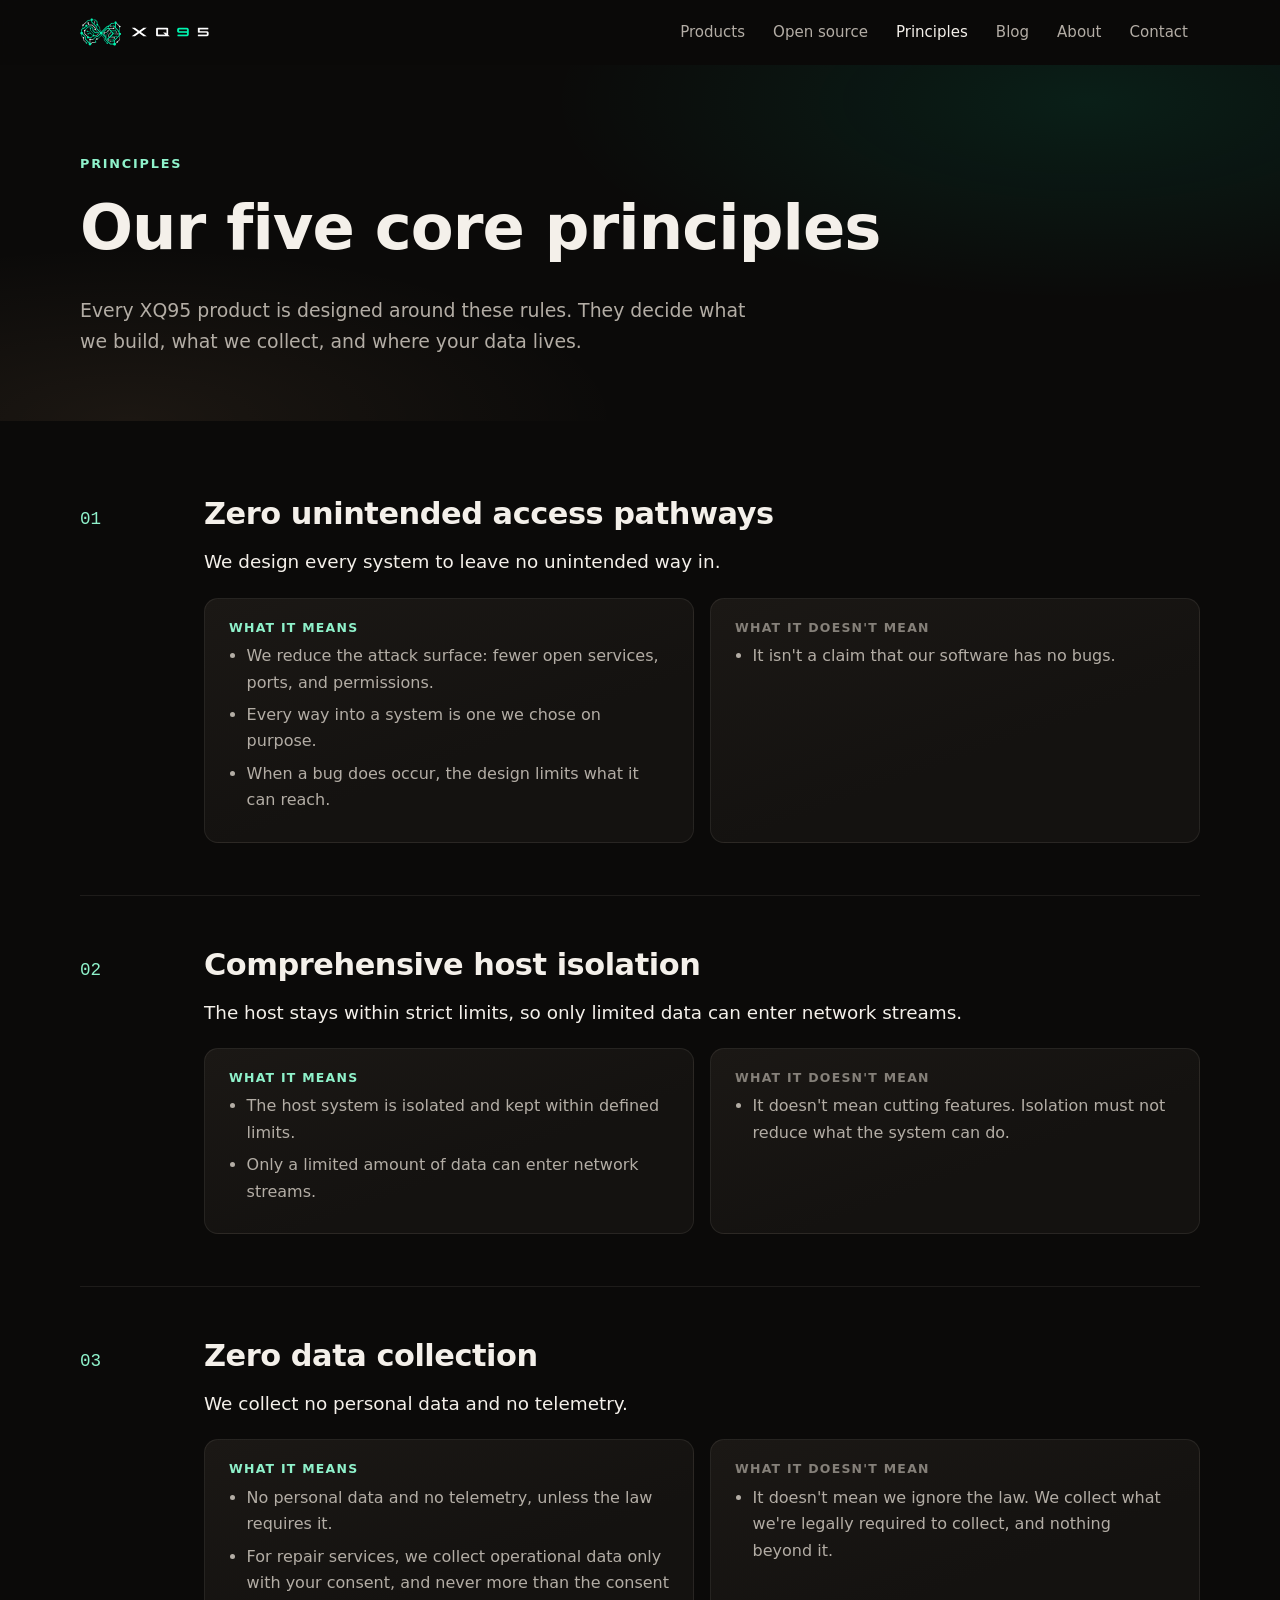
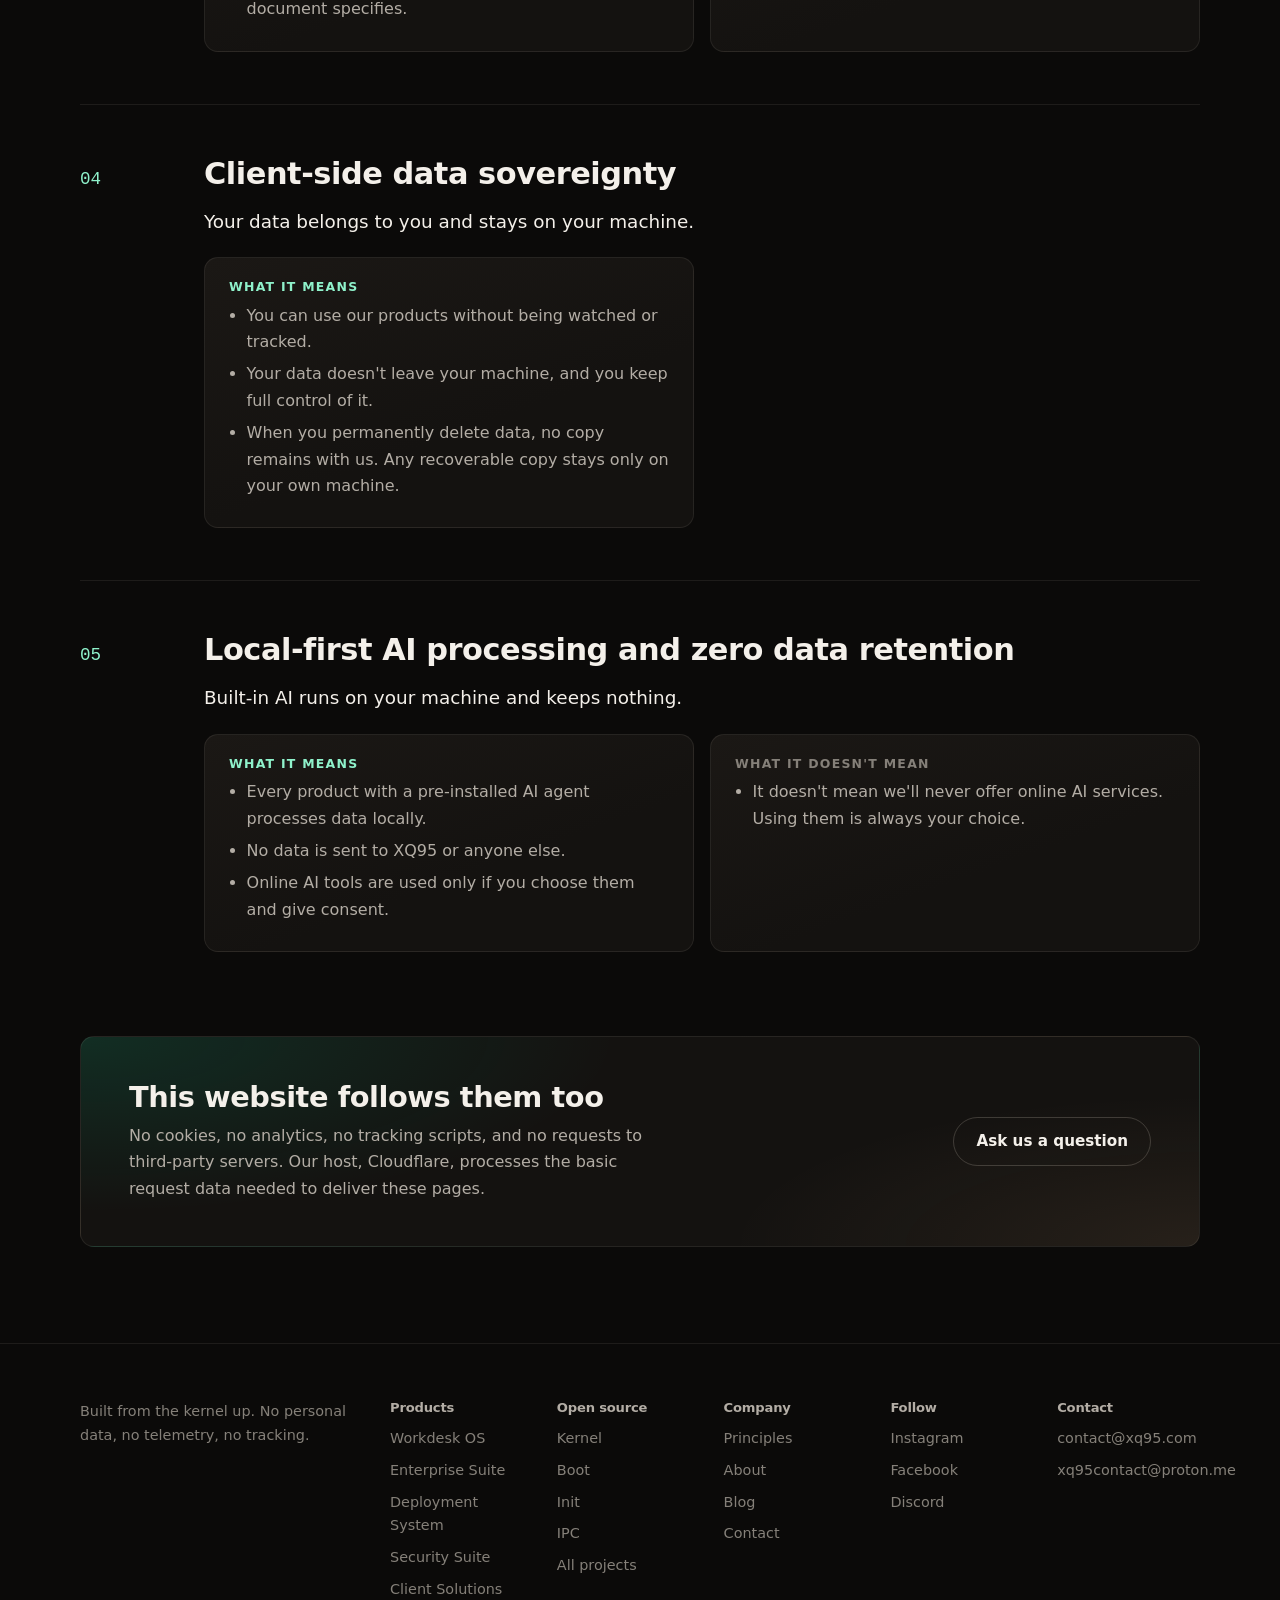
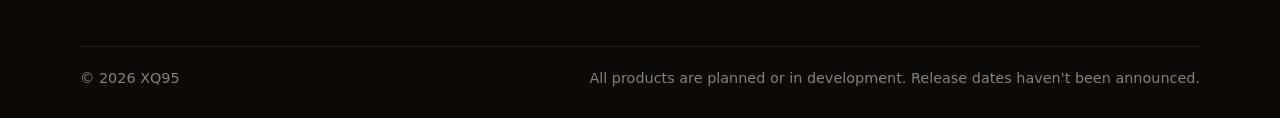
<file: principles.html>
<!DOCTYPE html>
<html lang="en">
<head>
<meta charset="utf-8">
<meta name="viewport" content="width=device-width, initial-scale=1">
<title>Principles — XQ95</title>
<meta name="description" content="XQ95's five core principles: zero unintended access pathways, host isolation, zero data collection, client-side data sovereignty, and local-first AI.">
<link rel="canonical" href="https://xq95.com/principles">
<meta property="og:site_name" content="XQ95">
<meta property="og:title" content="Principles — XQ95">
<meta property="og:description" content="XQ95's five core principles: zero unintended access pathways, host isolation, zero data collection, client-side data sovereignty, and local-first AI.">
<meta property="og:type" content="website">
<meta property="og:url" content="https://xq95.com/principles">
<meta property="og:image" content="https://xq95.com/images/xq95-og.png">
<meta name="twitter:card" content="summary_large_image">
<meta name="theme-color" content="#0b0a09">
<link rel="icon" href="favicon.png" type="image/png">
<link rel="apple-touch-icon" href="apple-touch-icon.png">
<link rel="stylesheet" href="css/styles.css">
<script>document.documentElement.classList.add("js")</script>
<script src="js/main.js" defer></script>
</head>
<body>
<a class="skip" href="#main">Skip to content</a>
<header class="site-header">
  <div class="wrap header-inner">
    <a class="brand" href="index.html"><img src="images/xq95-header.png" alt="XQ95 home" width="519" height="112"></a>
    <nav id="site-nav" class="site-nav" aria-label="Main"><ul><li><a href="products.html">Products</a></li><li><a href="open-source.html">Open source</a></li><li><a href="principles.html" aria-current="page">Principles</a></li><li><a href="blog/index.html">Blog</a></li><li><a href="about.html">About</a></li><li><a href="contact.html">Contact</a></li></ul></nav>
    <button class="icon-btn nav-toggle" type="button" aria-expanded="false" aria-controls="site-nav" aria-label="Open menu"><svg viewBox="0 0 24 24" width="22" height="22" fill="none" stroke="currentColor" stroke-width="1.7" stroke-linecap="round" stroke-linejoin="round" aria-hidden="true"><path d="M4 7h16M4 12h16M4 17h16"/></svg></button>
  </div>
</header>
<main id="main">

<section class="page-hero">
  <div class="wrap">
    <div class="eyebrow">Principles</div>
    <h1>Our five core principles</h1>
    <p class="lead">Every XQ95 product is designed around these rules. They decide what we build, what we collect, and where your data lives.</p>
  </div>
</section>
<section class="section" style="padding-top:24px">
  <div class="wrap">
    
<article class="policy reveal" id="zero-unintended-access">
  <div class="policy-num" aria-hidden="true">01</div>
  <div>
    <h2>Zero unintended access pathways</h2>
    <p class="statement">We design every system to leave no unintended way in.</p>
    <div class="policy-cols">
      <div class="panel"><h3>What it means</h3><ul><li>We reduce the attack surface: fewer open services, ports, and permissions.</li><li>Every way into a system is one we chose on purpose.</li><li>When a bug does occur, the design limits what it can reach.</li></ul></div>
      <div class="panel not"><h3>What it doesn't mean</h3><ul><li>It isn't a claim that our software has no bugs.</li></ul></div>
    </div>
  </div>
</article>
<article class="policy reveal" id="host-isolation">
  <div class="policy-num" aria-hidden="true">02</div>
  <div>
    <h2>Comprehensive host isolation</h2>
    <p class="statement">The host stays within strict limits, so only limited data can enter network streams.</p>
    <div class="policy-cols">
      <div class="panel"><h3>What it means</h3><ul><li>The host system is isolated and kept within defined limits.</li><li>Only a limited amount of data can enter network streams.</li></ul></div>
      <div class="panel not"><h3>What it doesn't mean</h3><ul><li>It doesn't mean cutting features. Isolation must not reduce what the system can do.</li></ul></div>
    </div>
  </div>
</article>
<article class="policy reveal" id="zero-data-collection">
  <div class="policy-num" aria-hidden="true">03</div>
  <div>
    <h2>Zero data collection</h2>
    <p class="statement">We collect no personal data and no telemetry.</p>
    <div class="policy-cols">
      <div class="panel"><h3>What it means</h3><ul><li>No personal data and no telemetry, unless the law requires it.</li><li>For repair services, we collect operational data only with your consent, and never more than the consent document specifies.</li></ul></div>
      <div class="panel not"><h3>What it doesn't mean</h3><ul><li>It doesn't mean we ignore the law. We collect what we're legally required to collect, and nothing beyond it.</li></ul></div>
    </div>
  </div>
</article>
<article class="policy reveal" id="data-sovereignty">
  <div class="policy-num" aria-hidden="true">04</div>
  <div>
    <h2>Client-side data sovereignty</h2>
    <p class="statement">Your data belongs to you and stays on your machine.</p>
    <div class="policy-cols">
      <div class="panel"><h3>What it means</h3><ul><li>You can use our products without being watched or tracked.</li><li>Your data doesn't leave your machine, and you keep full control of it.</li><li>When you permanently delete data, no copy remains with us. Any recoverable copy stays only on your own machine.</li></ul></div>
      
    </div>
  </div>
</article>
<article class="policy reveal" id="local-first-ai">
  <div class="policy-num" aria-hidden="true">05</div>
  <div>
    <h2>Local-first AI processing and zero data retention</h2>
    <p class="statement">Built-in AI runs on your machine and keeps nothing.</p>
    <div class="policy-cols">
      <div class="panel"><h3>What it means</h3><ul><li>Every product with a pre-installed AI agent processes data locally.</li><li>No data is sent to XQ95 or anyone else.</li><li>Online AI tools are used only if you choose them and give consent.</li></ul></div>
      <div class="panel not"><h3>What it doesn't mean</h3><ul><li>It doesn't mean we'll never offer online AI services. Using them is always your choice.</li></ul></div>
    </div>
  </div>
</article>
    <div class="cta mt reveal">
      <div>
        <h2>This website follows them too</h2>
        <p>No cookies, no analytics, no tracking scripts, and no requests to third-party servers. Our host, Cloudflare, processes the basic request data needed to deliver these pages.</p>
      </div>
      <a class="btn btn-secondary" href="contact.html">Ask us a question</a>
    </div>
  </div>
</section>

</main>
<footer class="site-footer">
  <div class="wrap">
    <div class="footer-top">
      <div class="footer-brand">
        <p>Built from the kernel up. No personal data, no telemetry, no tracking.</p>
      </div>
      <div class="footer-grid">
        <div>
          <h2>Products</h2>
          <ul><li><a href="products.html#workdesk-os">Workdesk OS</a></li><li><a href="products.html#enterprise-suite">Enterprise Suite</a></li><li><a href="products.html#deployment-system">Deployment System</a></li><li><a href="products.html#security-suite">Security Suite</a></li><li><a href="products.html#client-solutions">Client Solutions</a></li></ul>
        </div>
        <div>
          <h2>Open source</h2>
          <ul><li><a href="open-source.html#kernel">Kernel</a></li><li><a href="open-source.html#boot">Boot</a></li><li><a href="open-source.html#init">Init</a></li><li><a href="open-source.html#ipc">IPC</a></li><li><a href="open-source.html">All projects</a></li></ul>
        </div>
        <div>
          <h2>Company</h2>
          <ul><li><a href="principles.html">Principles</a></li><li><a href="about.html">About</a></li><li><a href="blog/index.html">Blog</a></li><li><a href="contact.html">Contact</a></li></ul>
        </div>
        <div>
          <h2>Follow</h2>
          <ul><li><a href="https://www.instagram.com/com.xq95/" rel="noopener">Instagram</a></li><li><a href="https://www.facebook.com/share/1Daz4eBZBs/" rel="noopener">Facebook</a></li><li><a href="https://discord.gg/kDen7R5PCM" rel="noopener">Discord</a></li></ul>
        </div>
        <div>
          <h2>Contact</h2>
          <ul><li><a href="mailto:contact@xq95.com">contact@xq95.com</a></li><li><a href="mailto:xq95contact@proton.me">xq95contact@proton.me</a></li></ul>
        </div>
      </div>
    </div>
    <div class="footer-bottom">
      <span>&copy; <span data-year>2026</span> XQ95</span>
      <span>All products are planned or in development. Release dates haven't been announced.</span>
    </div>
  </div>
</footer>
</body>
</html>
</file>
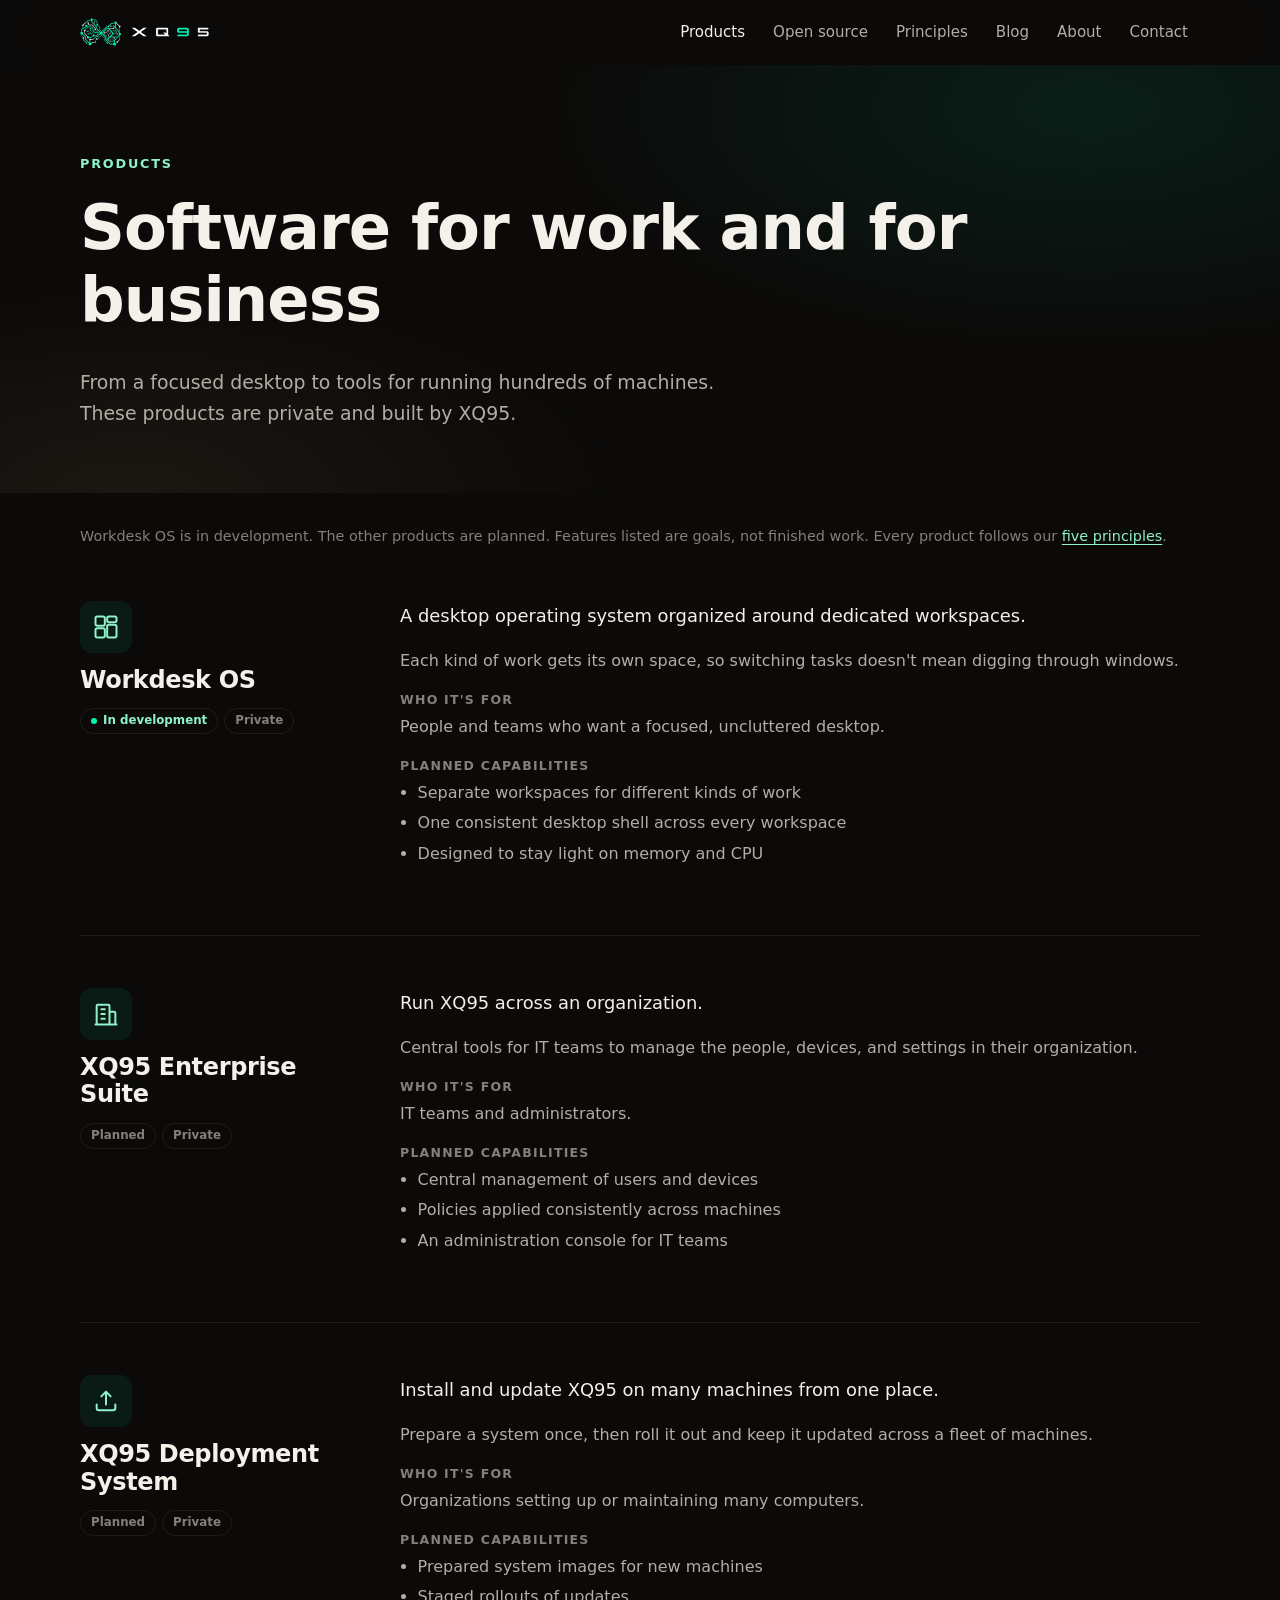
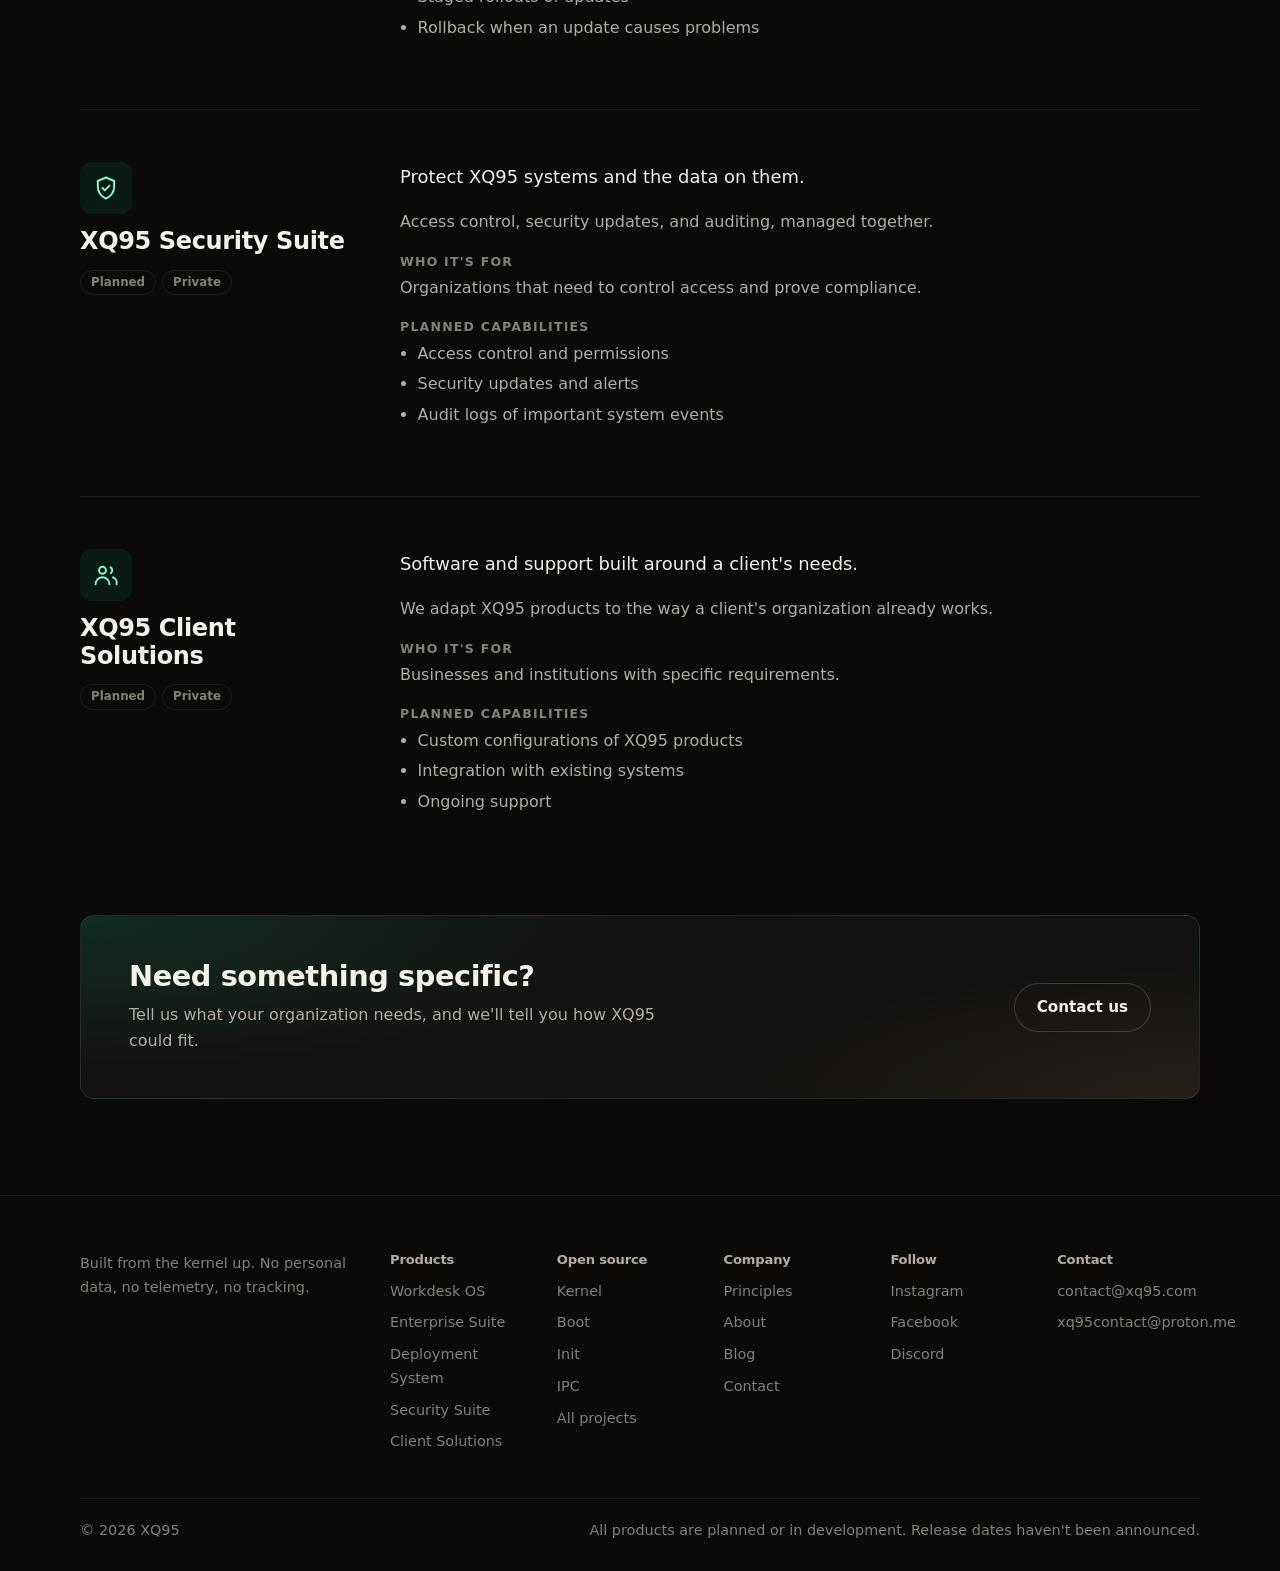
<file: products.html>
<!DOCTYPE html>
<html lang="en">
<head>
<meta charset="utf-8">
<meta name="viewport" content="width=device-width, initial-scale=1">
<title>Products — XQ95</title>
<meta name="description" content="Workdesk OS, XQ95 Enterprise Suite, Deployment System, Security Suite, and Client Solutions.">
<link rel="canonical" href="https://xq95.com/products">
<meta property="og:site_name" content="XQ95">
<meta property="og:title" content="Products — XQ95">
<meta property="og:description" content="Workdesk OS, XQ95 Enterprise Suite, Deployment System, Security Suite, and Client Solutions.">
<meta property="og:type" content="website">
<meta property="og:url" content="https://xq95.com/products">
<meta property="og:image" content="https://xq95.com/images/xq95-og.png">
<meta name="twitter:card" content="summary_large_image">
<meta name="theme-color" content="#0b0a09">
<link rel="icon" href="favicon.png" type="image/png">
<link rel="apple-touch-icon" href="apple-touch-icon.png">
<link rel="stylesheet" href="css/styles.css">
<script>document.documentElement.classList.add("js")</script>
<script src="js/main.js" defer></script>
</head>
<body>
<a class="skip" href="#main">Skip to content</a>
<header class="site-header">
  <div class="wrap header-inner">
    <a class="brand" href="index.html"><img src="images/xq95-header.png" alt="XQ95 home" width="519" height="112"></a>
    <nav id="site-nav" class="site-nav" aria-label="Main"><ul><li><a href="products.html" aria-current="page">Products</a></li><li><a href="open-source.html">Open source</a></li><li><a href="principles.html">Principles</a></li><li><a href="blog/index.html">Blog</a></li><li><a href="about.html">About</a></li><li><a href="contact.html">Contact</a></li></ul></nav>
    <button class="icon-btn nav-toggle" type="button" aria-expanded="false" aria-controls="site-nav" aria-label="Open menu"><svg viewBox="0 0 24 24" width="22" height="22" fill="none" stroke="currentColor" stroke-width="1.7" stroke-linecap="round" stroke-linejoin="round" aria-hidden="true"><path d="M4 7h16M4 12h16M4 17h16"/></svg></button>
  </div>
</header>
<main id="main">

<section class="page-hero">
  <div class="wrap">
    <div class="eyebrow">Products</div>
    <h1>Software for work and for business</h1>
    <p class="lead">From a focused desktop to tools for running hundreds of machines. These products are private and built by XQ95.</p>
  </div>
</section>
<section class="section" style="padding-top:32px">
  <div class="wrap">
    <p class="page-note">Workdesk OS is in development. The other products are planned. Features listed are goals, not finished work. Every product follows our <a href="principles.html">five principles</a>.</p>
    
<article class="product reveal" id="workdesk-os">
  <div class="product-meta">
    <div class="icon icon-lg"><svg viewBox="0 0 24 24" width="28" height="28" fill="none" stroke="currentColor" stroke-width="1.7" stroke-linecap="round" stroke-linejoin="round" aria-hidden="true"><rect x="3" y="3" width="8" height="8" rx="1.5"/><rect x="13" y="3" width="8" height="5" rx="1.5"/><rect x="13" y="10" width="8" height="11" rx="1.5"/><rect x="3" y="13" width="8" height="8" rx="1.5"/></svg></div>
    <h2>Workdesk OS</h2>
    <div class="badges"><span class="badge badge-dev">In development</span><span class="badge">Private</span></div>
  </div>
  <div class="product-body">
    <p>A desktop operating system organized around dedicated workspaces.</p>
    <p>Each kind of work gets its own space, so switching tasks doesn't mean digging through windows.</p>
    <h3>Who it's for</h3>
    <p>People and teams who want a focused, uncluttered desktop.</p>
    <h3>Planned capabilities</h3>
    <ul><li>Separate workspaces for different kinds of work</li><li>One consistent desktop shell across every workspace</li><li>Designed to stay light on memory and CPU</li></ul>
  </div>
</article>
<article class="product reveal" id="enterprise-suite">
  <div class="product-meta">
    <div class="icon icon-lg"><svg viewBox="0 0 24 24" width="28" height="28" fill="none" stroke="currentColor" stroke-width="1.7" stroke-linecap="round" stroke-linejoin="round" aria-hidden="true"><path d="M4 21V5a1 1 0 0 1 1-1h9a1 1 0 0 1 1 1v16M15 10h4a1 1 0 0 1 1 1v10M3 21h18M8 8h3M8 12h3M8 16h3"/></svg></div>
    <h2>XQ95 Enterprise Suite</h2>
    <div class="badges"><span class="badge badge-plan">Planned</span><span class="badge">Private</span></div>
  </div>
  <div class="product-body">
    <p>Run XQ95 across an organization.</p>
    <p>Central tools for IT teams to manage the people, devices, and settings in their organization.</p>
    <h3>Who it's for</h3>
    <p>IT teams and administrators.</p>
    <h3>Planned capabilities</h3>
    <ul><li>Central management of users and devices</li><li>Policies applied consistently across machines</li><li>An administration console for IT teams</li></ul>
  </div>
</article>
<article class="product reveal" id="deployment-system">
  <div class="product-meta">
    <div class="icon icon-lg"><svg viewBox="0 0 24 24" width="28" height="28" fill="none" stroke="currentColor" stroke-width="1.7" stroke-linecap="round" stroke-linejoin="round" aria-hidden="true"><path d="M12 15V4M8 8l4-4 4 4"/><path d="M4 15v3a2 2 0 0 0 2 2h12a2 2 0 0 0 2-2v-3"/></svg></div>
    <h2>XQ95 Deployment System</h2>
    <div class="badges"><span class="badge badge-plan">Planned</span><span class="badge">Private</span></div>
  </div>
  <div class="product-body">
    <p>Install and update XQ95 on many machines from one place.</p>
    <p>Prepare a system once, then roll it out and keep it updated across a fleet of machines.</p>
    <h3>Who it's for</h3>
    <p>Organizations setting up or maintaining many computers.</p>
    <h3>Planned capabilities</h3>
    <ul><li>Prepared system images for new machines</li><li>Staged rollouts of updates</li><li>Rollback when an update causes problems</li></ul>
  </div>
</article>
<article class="product reveal" id="security-suite">
  <div class="product-meta">
    <div class="icon icon-lg"><svg viewBox="0 0 24 24" width="28" height="28" fill="none" stroke="currentColor" stroke-width="1.7" stroke-linecap="round" stroke-linejoin="round" aria-hidden="true"><path d="M12 3l7 3v5c0 4.5-3 8.5-7 10-4-1.5-7-5.5-7-10V6l7-3z"/><path d="M9 12l2 2 4-4"/></svg></div>
    <h2>XQ95 Security Suite</h2>
    <div class="badges"><span class="badge badge-plan">Planned</span><span class="badge">Private</span></div>
  </div>
  <div class="product-body">
    <p>Protect XQ95 systems and the data on them.</p>
    <p>Access control, security updates, and auditing, managed together.</p>
    <h3>Who it's for</h3>
    <p>Organizations that need to control access and prove compliance.</p>
    <h3>Planned capabilities</h3>
    <ul><li>Access control and permissions</li><li>Security updates and alerts</li><li>Audit logs of important system events</li></ul>
  </div>
</article>
<article class="product reveal" id="client-solutions">
  <div class="product-meta">
    <div class="icon icon-lg"><svg viewBox="0 0 24 24" width="28" height="28" fill="none" stroke="currentColor" stroke-width="1.7" stroke-linecap="round" stroke-linejoin="round" aria-hidden="true"><circle cx="9" cy="8" r="3"/><path d="M3 20a6 6 0 0 1 12 0"/><path d="M16 5.5a3 3 0 0 1 0 5M18 14a5 5 0 0 1 3 6"/></svg></div>
    <h2>XQ95 Client Solutions</h2>
    <div class="badges"><span class="badge badge-plan">Planned</span><span class="badge">Private</span></div>
  </div>
  <div class="product-body">
    <p>Software and support built around a client's needs.</p>
    <p>We adapt XQ95 products to the way a client's organization already works.</p>
    <h3>Who it's for</h3>
    <p>Businesses and institutions with specific requirements.</p>
    <h3>Planned capabilities</h3>
    <ul><li>Custom configurations of XQ95 products</li><li>Integration with existing systems</li><li>Ongoing support</li></ul>
  </div>
</article>
    <div class="cta mt reveal">
      <div>
        <h2>Need something specific?</h2>
        <p>Tell us what your organization needs, and we'll tell you how XQ95 could fit.</p>
      </div>
      <a class="btn btn-secondary" href="contact.html">Contact us</a>
    </div>
  </div>
</section>

</main>
<footer class="site-footer">
  <div class="wrap">
    <div class="footer-top">
      <div class="footer-brand">
        <p>Built from the kernel up. No personal data, no telemetry, no tracking.</p>
      </div>
      <div class="footer-grid">
        <div>
          <h2>Products</h2>
          <ul><li><a href="products.html#workdesk-os">Workdesk OS</a></li><li><a href="products.html#enterprise-suite">Enterprise Suite</a></li><li><a href="products.html#deployment-system">Deployment System</a></li><li><a href="products.html#security-suite">Security Suite</a></li><li><a href="products.html#client-solutions">Client Solutions</a></li></ul>
        </div>
        <div>
          <h2>Open source</h2>
          <ul><li><a href="open-source.html#kernel">Kernel</a></li><li><a href="open-source.html#boot">Boot</a></li><li><a href="open-source.html#init">Init</a></li><li><a href="open-source.html#ipc">IPC</a></li><li><a href="open-source.html">All projects</a></li></ul>
        </div>
        <div>
          <h2>Company</h2>
          <ul><li><a href="principles.html">Principles</a></li><li><a href="about.html">About</a></li><li><a href="blog/index.html">Blog</a></li><li><a href="contact.html">Contact</a></li></ul>
        </div>
        <div>
          <h2>Follow</h2>
          <ul><li><a href="https://www.instagram.com/com.xq95/" rel="noopener">Instagram</a></li><li><a href="https://www.facebook.com/share/1Daz4eBZBs/" rel="noopener">Facebook</a></li><li><a href="https://discord.gg/kDen7R5PCM" rel="noopener">Discord</a></li></ul>
        </div>
        <div>
          <h2>Contact</h2>
          <ul><li><a href="mailto:contact@xq95.com">contact@xq95.com</a></li><li><a href="mailto:xq95contact@proton.me">xq95contact@proton.me</a></li></ul>
        </div>
      </div>
    </div>
    <div class="footer-bottom">
      <span>&copy; <span data-year>2026</span> XQ95</span>
      <span>All products are planned or in development. Release dates haven't been announced.</span>
    </div>
  </div>
</footer>
</body>
</html>
</file>
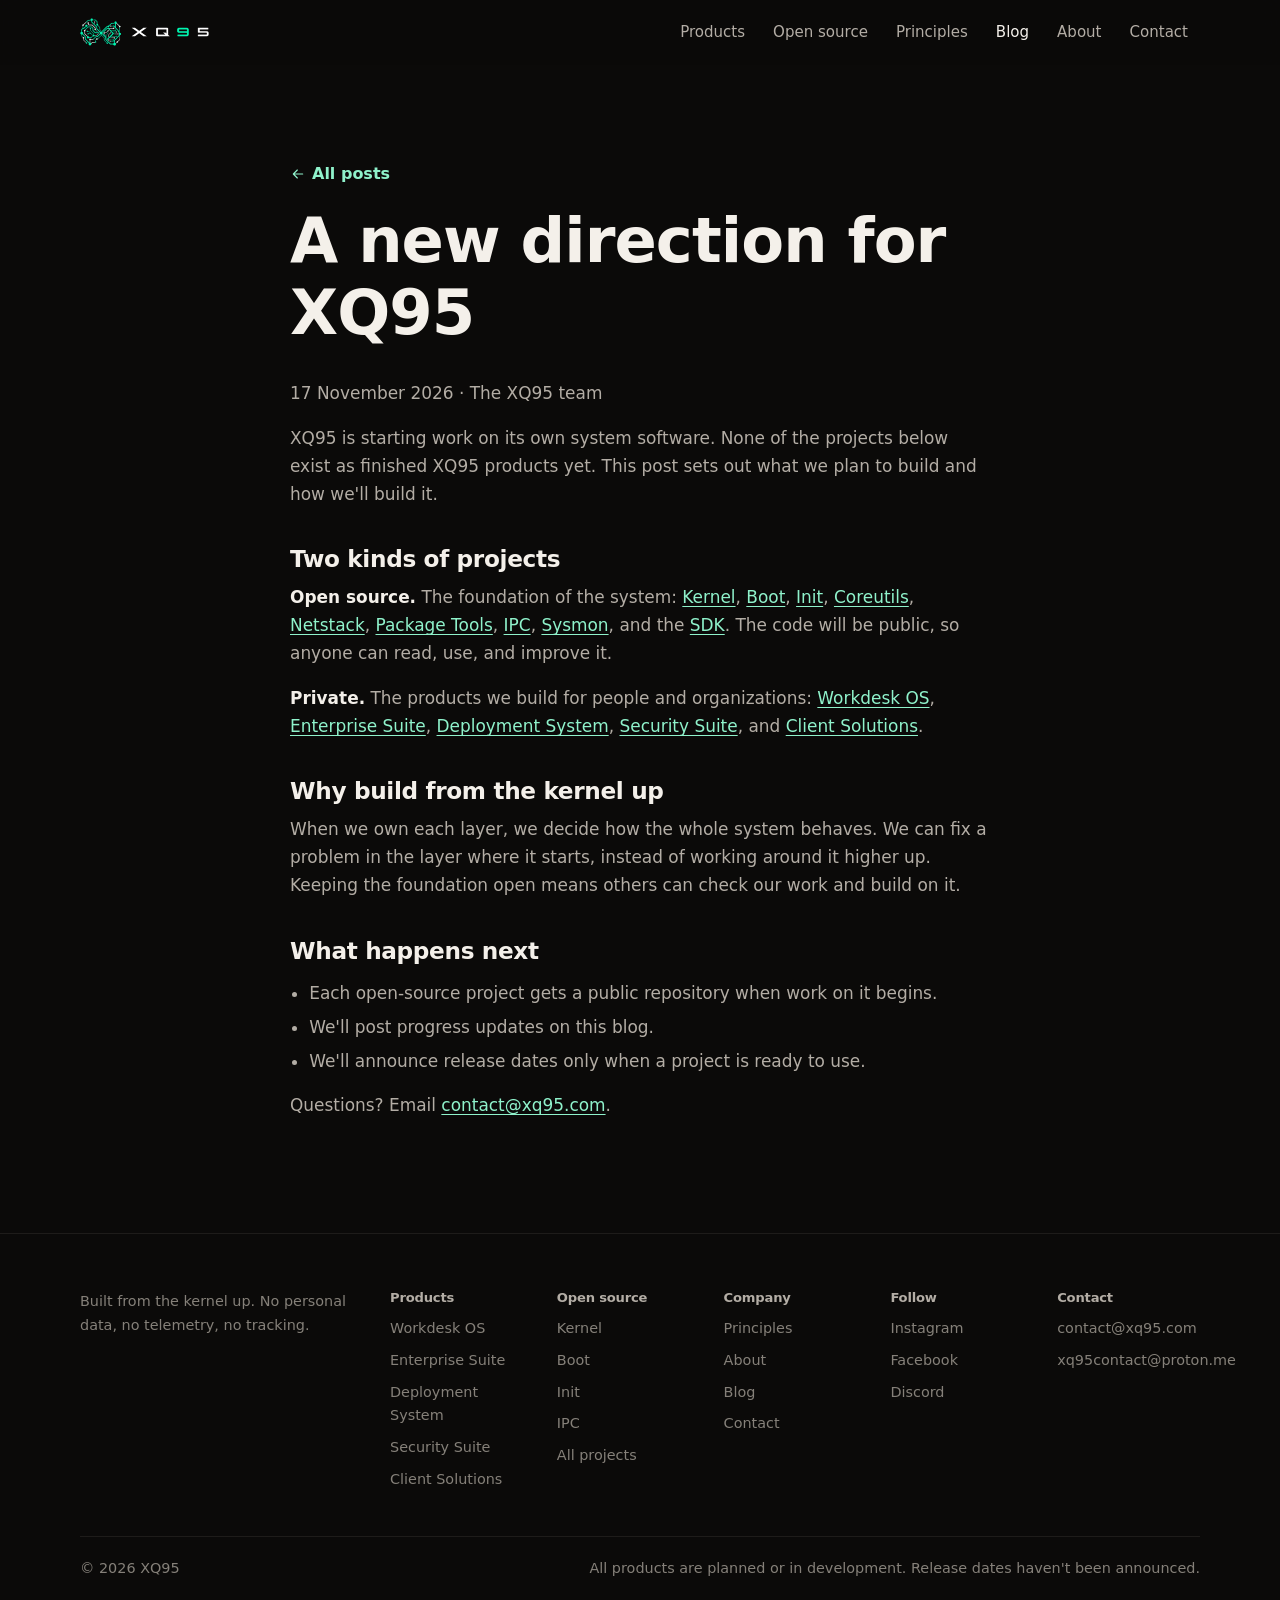
<file: blog/a-new-direction.html>
<!DOCTYPE html>
<html lang="en">
<head>
<meta charset="utf-8">
<meta name="viewport" content="width=device-width, initial-scale=1">
<title>A new direction for XQ95 — XQ95 blog</title>
<meta name="description" content="XQ95 is starting work on its own system software, from the kernel up. Here's what we plan to build and how.">
<link rel="canonical" href="https://xq95.com/blog/a-new-direction">
<meta property="og:site_name" content="XQ95">
<meta property="og:title" content="A new direction for XQ95 — XQ95 blog">
<meta property="og:description" content="XQ95 is starting work on its own system software, from the kernel up. Here's what we plan to build and how.">
<meta property="og:type" content="website">
<meta property="og:url" content="https://xq95.com/blog/a-new-direction">
<meta property="og:image" content="https://xq95.com/images/xq95-og.png">
<meta name="twitter:card" content="summary_large_image">
<meta name="theme-color" content="#0b0a09">
<link rel="icon" href="../favicon.png" type="image/png">
<link rel="apple-touch-icon" href="../apple-touch-icon.png">
<link rel="stylesheet" href="../css/styles.css">
<script>document.documentElement.classList.add("js")</script>
<script src="../js/main.js" defer></script>
</head>
<body>
<a class="skip" href="#main">Skip to content</a>
<header class="site-header">
  <div class="wrap header-inner">
    <a class="brand" href="../index.html"><img src="../images/xq95-header.png" alt="XQ95 home" width="519" height="112"></a>
    <nav id="site-nav" class="site-nav" aria-label="Main"><ul><li><a href="../products.html">Products</a></li><li><a href="../open-source.html">Open source</a></li><li><a href="../principles.html">Principles</a></li><li><a href="../blog/index.html" aria-current="page">Blog</a></li><li><a href="../about.html">About</a></li><li><a href="../contact.html">Contact</a></li></ul></nav>
    <button class="icon-btn nav-toggle" type="button" aria-expanded="false" aria-controls="site-nav" aria-label="Open menu"><svg viewBox="0 0 24 24" width="22" height="22" fill="none" stroke="currentColor" stroke-width="1.7" stroke-linecap="round" stroke-linejoin="round" aria-hidden="true"><path d="M4 7h16M4 12h16M4 17h16"/></svg></button>
  </div>
</header>
<main id="main">

<article class="section">
  <div class="wrap prose">
    <a class="back" href="index.html"><svg viewBox="0 0 24 24" width="16" height="16" fill="none" stroke="currentColor" stroke-width="1.7" stroke-linecap="round" stroke-linejoin="round" aria-hidden="true"><path d="M19 12H5M11 6l-6 6 6 6"/></svg> All posts</a>
    <h1>A new direction for XQ95</h1>
    <p class="meta"><time datetime="2026-11-17">17 November 2026</time> · The XQ95 team</p>
    <p>XQ95 is starting work on its own system software. None of the projects below exist as finished XQ95 products yet. This post sets out what we plan to build and how we'll build it.</p>
    <h2>Two kinds of projects</h2>
    <p><strong>Open source.</strong> The foundation of the system: <a href="../open-source.html#kernel">Kernel</a>, <a href="../open-source.html#boot">Boot</a>, <a href="../open-source.html#init">Init</a>, <a href="../open-source.html#coreutils">Coreutils</a>, <a href="../open-source.html#netstack">Netstack</a>, <a href="../open-source.html#package-tools">Package Tools</a>, <a href="../open-source.html#ipc">IPC</a>, <a href="../open-source.html#sysmon">Sysmon</a>, and the <a href="../open-source.html#sdk">SDK</a>. The code will be public, so anyone can read, use, and improve it.</p>
    <p><strong>Private.</strong> The products we build for people and organizations: <a href="../products.html#workdesk-os">Workdesk OS</a>, <a href="../products.html#enterprise-suite">Enterprise Suite</a>, <a href="../products.html#deployment-system">Deployment System</a>, <a href="../products.html#security-suite">Security Suite</a>, and <a href="../products.html#client-solutions">Client Solutions</a>.</p>
    <h2>Why build from the kernel up</h2>
    <p>When we own each layer, we decide how the whole system behaves. We can fix a problem in the layer where it starts, instead of working around it higher up. Keeping the foundation open means others can check our work and build on it.</p>
    <h2>What happens next</h2>
    <ul>
      <li>Each open-source project gets a public repository when work on it begins.</li>
      <li>We'll post progress updates on this blog.</li>
      <li>We'll announce release dates only when a project is ready to use.</li>
    </ul>
    <p>Questions? Email <a href="mailto:contact@xq95.com">contact@xq95.com</a>.</p>
  </div>
</article>

</main>
<footer class="site-footer">
  <div class="wrap">
    <div class="footer-top">
      <div class="footer-brand">
        <p>Built from the kernel up. No personal data, no telemetry, no tracking.</p>
      </div>
      <div class="footer-grid">
        <div>
          <h2>Products</h2>
          <ul><li><a href="../products.html#workdesk-os">Workdesk OS</a></li><li><a href="../products.html#enterprise-suite">Enterprise Suite</a></li><li><a href="../products.html#deployment-system">Deployment System</a></li><li><a href="../products.html#security-suite">Security Suite</a></li><li><a href="../products.html#client-solutions">Client Solutions</a></li></ul>
        </div>
        <div>
          <h2>Open source</h2>
          <ul><li><a href="../open-source.html#kernel">Kernel</a></li><li><a href="../open-source.html#boot">Boot</a></li><li><a href="../open-source.html#init">Init</a></li><li><a href="../open-source.html#ipc">IPC</a></li><li><a href="../open-source.html">All projects</a></li></ul>
        </div>
        <div>
          <h2>Company</h2>
          <ul><li><a href="../principles.html">Principles</a></li><li><a href="../about.html">About</a></li><li><a href="../blog/index.html">Blog</a></li><li><a href="../contact.html">Contact</a></li></ul>
        </div>
        <div>
          <h2>Follow</h2>
          <ul><li><a href="https://www.instagram.com/com.xq95/" rel="noopener">Instagram</a></li><li><a href="https://www.facebook.com/share/1Daz4eBZBs/" rel="noopener">Facebook</a></li><li><a href="https://discord.gg/kDen7R5PCM" rel="noopener">Discord</a></li></ul>
        </div>
        <div>
          <h2>Contact</h2>
          <ul><li><a href="mailto:contact@xq95.com">contact@xq95.com</a></li><li><a href="mailto:xq95contact@proton.me">xq95contact@proton.me</a></li></ul>
        </div>
      </div>
    </div>
    <div class="footer-bottom">
      <span>&copy; <span data-year>2026</span> XQ95</span>
      <span>All products are planned or in development. Release dates haven't been announced.</span>
    </div>
  </div>
</footer>
</body>
</html>
</file>
<file: css/styles.css>
:root {
  --mint: #00f5b0;
  --mint-rgb: 0, 245, 176;
  --mint-soft: #8ff2cb;
  --warm-rgb: 255, 196, 140;
  --bg: #0b0a09;
  --bg-alt: #100e0c;
  --surface: #141210;
  --surface-2: #1b1815;
  --text: #f4f0ea;
  --text-2: #b3ada5;
  --text-3: #858079;
  --border: rgba(255, 240, 225, 0.08);
  --border-strong: rgba(var(--mint-rgb), 0.4);
  --on-accent: #06140f;
  --grad-mint: linear-gradient(135deg, #00f5b0 0%, #7ff0c4 55%, #e9f7d9 100%);
  --header-bg: rgba(11, 10, 9, 0.78);
  --radius: 8px;
  --radius-lg: 14px;
  --font: "Segoe UI Variable Text", "Segoe UI", system-ui, -apple-system, "Helvetica Neue", Roboto, Arial, sans-serif;
  --font-display: "Segoe UI Variable Display", "Segoe UI", system-ui, -apple-system, "Helvetica Neue", Roboto, Arial, sans-serif;
  --mono: ui-monospace, "Cascadia Code", "SFMono-Regular", Consolas, monospace;
  --ease: cubic-bezier(0.2, 0.7, 0.2, 1);
  color-scheme: dark;
}

*, *::before, *::after { box-sizing: border-box; }
html { -webkit-text-size-adjust: 100%; scroll-behavior: smooth; }
body {
  margin: 0;
  background: var(--bg);
  color: var(--text);
  font: 16px/1.65 var(--font);
  -webkit-font-smoothing: antialiased;
  overflow-x: clip;
}
img, svg { display: block; max-width: 100%; }
a { color: var(--mint-soft); text-underline-offset: 3px; }
a:hover { color: var(--mint); }
h1, h2, h3 {
  font-family: var(--font-display);
  line-height: 1.15;
  margin: 0 0 0.5em;
  font-weight: 600;
  letter-spacing: -0.015em;
}
h1 { font-size: clamp(2.3rem, 5.2vw, 3.9rem); }
h2 { font-size: clamp(1.6rem, 3vw, 2.2rem); }
h3 { font-size: 1.1rem; }
p { margin: 0 0 1em; }
::selection { background: rgba(var(--mint-rgb), 0.28); }
:focus-visible { outline: 2px solid var(--mint); outline-offset: 2px; }

.wrap { width: min(1120px, 100% - 40px); margin-inline: auto; }
.skip {
  position: absolute; left: -999px; top: 8px; z-index: 100;
  background: var(--surface); color: var(--text); padding: 8px 12px; border-radius: var(--radius);
}
.skip:focus { left: 12px; }

/* Header */
.site-header {
  position: sticky; top: 0; z-index: 50;
  background: var(--header-bg);
  -webkit-backdrop-filter: saturate(150%) blur(16px);
  backdrop-filter: saturate(150%) blur(16px);
  border-bottom: 1px solid transparent;
  transition: border-color 0.3s;
}
.site-header.scrolled { border-bottom-color: var(--border); }
.header-inner { display: flex; align-items: center; gap: 28px; height: 64px; }
.brand { display: flex; align-items: center; flex: none; }
.brand img { width: auto; height: 28px; }
.site-nav { flex: 1; display: flex; justify-content: flex-end; }
.site-nav ul { list-style: none; display: flex; gap: 4px; margin: 0; padding: 0; }
.site-nav a {
  display: block; padding: 8px 12px; border-radius: 6px;
  color: var(--text-2); text-decoration: none; font-size: 0.94rem; transition: color 0.2s;
}
.site-nav a:hover { color: var(--text); }
.site-nav a[aria-current="page"] { color: var(--text); }
.icon-btn {
  width: 40px; height: 40px; border-radius: 6px; border: 0;
  background: transparent; color: var(--text-2); display: none; place-items: center; cursor: pointer;
}
.icon-btn:hover { color: var(--text); }

/* Buttons */
.btn {
  display: inline-flex; align-items: center; gap: 8px;
  padding: 11px 22px; border-radius: 999px; border: 1px solid transparent;
  font-weight: 600; font-size: 0.95rem; text-decoration: none;
  transition: box-shadow 0.3s, border-color 0.2s, color 0.2s, transform 0.2s var(--ease);
}
.btn:hover { transform: translateY(-1px); }
.btn-primary { background: var(--grad-mint); color: var(--on-accent); }
.btn-primary:hover { color: var(--on-accent); box-shadow: 0 8px 28px rgba(var(--mint-rgb), 0.25); }
.btn-secondary { background: transparent; color: var(--text); border-color: rgba(255, 240, 225, 0.18); }
.btn-secondary:hover { color: var(--text); border-color: var(--mint-soft); }

/* Hero */
.hero, .page-hero {
  position: relative; isolation: isolate; overflow: hidden;
  background:
    radial-gradient(60% 80% at 85% 10%, rgba(var(--mint-rgb), 0.09), transparent 70%),
    radial-gradient(55% 70% at 10% 100%, rgba(var(--warm-rgb), 0.07), transparent 70%);
}
.hero { padding: 120px 0 112px; }
.hero-content { max-width: 720px; }
.eyebrow {
  font-size: 0.8rem; font-weight: 600; letter-spacing: 0.14em; text-transform: uppercase;
  color: var(--mint-soft); margin-bottom: 18px;
}
.grad-text {
  background: var(--grad-mint);
  -webkit-background-clip: text; background-clip: text; color: transparent;
}
.lead { font-size: 1.18rem; color: var(--text-2); max-width: 36em; }
.actions { display: flex; flex-wrap: wrap; gap: 12px; margin-top: 32px; }
.status-line { margin: 28px 0 0; font-size: 0.88rem; color: var(--text-3); }

/* Circuit traces behind the hero */
.traces {
  position: absolute; z-index: -1; top: 0; right: 0; height: 100%; width: min(760px, 70%);
  -webkit-mask-image: linear-gradient(90deg, transparent, #000 35%);
  mask-image: linear-gradient(90deg, transparent, #000 35%);
}
.traces path { fill: none; stroke: rgba(255, 240, 225, 0.07); stroke-width: 1.5; }
.traces path.sig {
  stroke: url(#sig-grad); stroke-width: 2; stroke-linecap: round;
  stroke-dasharray: 26 600; animation: signal 6s linear infinite;
}
.traces path.sig:nth-of-type(2n) { animation-delay: -2s; animation-duration: 7.5s; }
.traces path.sig:nth-of-type(3n) { animation-delay: -4s; animation-duration: 9s; }
.traces circle { fill: var(--bg); stroke: rgba(var(--mint-rgb), 0.35); stroke-width: 1.5; }
@keyframes signal { from { stroke-dashoffset: 626; } to { stroke-dashoffset: 0; } }

/* Sections */
.section { padding: 96px 0; }
.section-alt { background: linear-gradient(180deg, var(--bg-alt), var(--bg)); }
.section-head { max-width: 640px; margin-bottom: 44px; }
.section-head p { color: var(--text-2); font-size: 1.06rem; margin: 0; }

.grid { display: grid; gap: 16px; }
.grid-3 { grid-template-columns: repeat(auto-fill, minmax(300px, 1fr)); }

.card, .panel {
  position: relative;
  background: linear-gradient(160deg, var(--surface-2), var(--surface) 60%);
  border: 1px solid var(--border); border-radius: var(--radius-lg);
  transition: border-color 0.3s, transform 0.3s var(--ease);
}
.card { padding: 26px; display: flex; flex-direction: column; gap: 10px; color: inherit; text-decoration: none; }
a.card:hover { border-color: rgba(var(--mint-rgb), 0.3); transform: translateY(-2px); }
.card h3 { margin: 0; }
.card p { color: var(--text-2); margin: 0; }
.card .more {
  margin-top: auto; padding-top: 8px; color: var(--mint-soft); font-weight: 600; font-size: 0.9rem;
  display: inline-flex; align-items: center; gap: 6px;
}
.card .more svg { transition: transform 0.25s var(--ease); }
a.card:hover .more svg { transform: translateX(3px); }
.card-top { display: flex; align-items: center; justify-content: space-between; gap: 12px; }

.icon {
  width: 40px; height: 40px; border-radius: 10px; flex: none;
  display: grid; place-items: center; color: var(--mint-soft);
  background: rgba(var(--mint-rgb), 0.07);
}
.icon-lg { width: 52px; height: 52px; border-radius: 12px; }

.badges { display: flex; flex-wrap: wrap; gap: 6px; }
.badge {
  display: inline-flex; align-items: center; gap: 6px; width: fit-content;
  font-size: 0.74rem; font-weight: 600; padding: 2px 10px; border-radius: 999px;
  color: var(--text-3); border: 1px solid var(--border);
}
.badge-open { color: var(--mint-soft); border-color: rgba(var(--mint-rgb), 0.25); }
.badge-dev { color: var(--mint-soft); }
.badge-dev::before { content: ""; width: 6px; height: 6px; border-radius: 50%; background: var(--mint); }

/* Principles list (home) */
.principle-list { list-style: none; margin: 0; padding: 0; border-top: 1px solid var(--border); }
.principle-list a {
  display: grid; grid-template-columns: 64px 1fr auto; gap: 20px; align-items: baseline;
  padding: 22px 4px; border-bottom: 1px solid var(--border); color: inherit; text-decoration: none;
  transition: background 0.3s;
}
.principle-list a:hover { background: linear-gradient(90deg, rgba(var(--mint-rgb), 0.05), transparent 70%); }
.principle-list .num { font-family: var(--mono); font-size: 0.9rem; color: var(--mint-soft); }
.principle-list h3 { margin: 0 0 4px; }
.principle-list p { margin: 0; color: var(--text-2); }
.principle-list svg { color: var(--text-3); transition: transform 0.25s var(--ease), color 0.2s; }
.principle-list a:hover svg { color: var(--mint-soft); transform: translateX(3px); }

/* Principles page */
.policy {
  display: grid; grid-template-columns: 96px 1fr; gap: 28px;
  padding: 52px 0; border-bottom: 1px solid var(--border); scroll-margin-top: 84px;
}
.policy:last-of-type { border-bottom: 0; }
.policy-num { font-family: var(--mono); font-size: 1.1rem; color: var(--mint-soft); padding-top: 8px; }
.policy h2 { font-size: clamp(1.45rem, 2.5vw, 1.9rem); }
.policy .statement { font-size: 1.15rem; color: var(--text); }
.policy-cols { display: grid; grid-template-columns: 1fr 1fr; gap: 16px; margin-top: 20px; }
.policy-cols .panel { padding: 22px 24px; display: flex; flex-direction: column; gap: 8px; }
.policy-cols h3 { font-size: 0.78rem; text-transform: uppercase; letter-spacing: 0.1em; color: var(--mint-soft); margin: 0; }
.policy-cols .not h3 { color: var(--text-3); }
.policy-cols ul { margin: 0; padding-left: 1.1em; color: var(--text-2); }
.policy-cols li { margin-bottom: 6px; }

/* Stack diagram */
.stack { display: flex; flex-direction: column; gap: 10px; max-width: 860px; margin-inline: auto; }
.layer { display: grid; grid-template-columns: 160px 1fr; gap: 16px; align-items: center; }
.layer-name { font-size: 0.78rem; color: var(--text-3); text-align: right; letter-spacing: 0.04em; }
.layer-items { display: flex; gap: 8px; flex-wrap: wrap; }
.chip {
  flex: 1; min-width: 120px; text-align: center; padding: 12px;
  border-radius: var(--radius); background: var(--surface); border: 1px solid var(--border);
  font-weight: 600; font-size: 0.9rem; color: var(--text); text-decoration: none;
  transition: border-color 0.2s, color 0.2s;
}
a.chip:hover { border-color: rgba(var(--mint-rgb), 0.45); color: var(--mint-soft); }
.layer-products .chip { background: transparent; border-style: dashed; color: var(--text-2); font-weight: 500; }
.layer-core .chip { background: var(--grad-mint); color: var(--on-accent); border-color: transparent; }
.layer-core a.chip:hover { color: var(--on-accent); }

/* Panels */
.panel { padding: 30px; display: flex; flex-direction: column; gap: 12px; }
.panel p { color: var(--text-2); margin: 0; }

/* CTA */
.cta {
  border-radius: var(--radius-lg); padding: 44px 48px;
  background:
    radial-gradient(80% 140% at 0% 0%, rgba(var(--mint-rgb), 0.12), transparent 60%),
    radial-gradient(70% 120% at 100% 100%, rgba(var(--warm-rgb), 0.08), transparent 60%),
    var(--surface);
  border: 1px solid var(--border);
  display: flex; justify-content: space-between; align-items: center; gap: 24px; flex-wrap: wrap;
}
.cta h2 { margin-bottom: 0.3em; font-size: clamp(1.4rem, 2.4vw, 1.8rem); }
.cta p { color: var(--text-2); margin: 0; max-width: 34em; }

/* Inner page hero */
.page-hero { padding: 88px 0 64px; }
.page-hero .lead { margin-bottom: 0; }

/* Product detail */
.product {
  display: grid; grid-template-columns: 280px 1fr; gap: 40px;
  padding: 52px 0; border-bottom: 1px solid var(--border); scroll-margin-top: 84px;
}
.product:last-of-type { border-bottom: 0; }
.product-meta { display: flex; flex-direction: column; gap: 14px; }
.product-meta h2 { font-size: 1.5rem; margin: 0; }
.product-body > p:first-child { font-size: 1.12rem; color: var(--text); }
.product-body p { color: var(--text-2); }
.product-body h3 { font-size: 0.78rem; text-transform: uppercase; letter-spacing: 0.1em; color: var(--text-3); margin-top: 1.5em; }
.product-body ul { padding-left: 1.1em; color: var(--text-2); margin: 0 0 1em; }
.product-body li { margin-bottom: 4px; }
.page-note { font-size: 0.9rem; color: var(--text-3); margin: 0; }

/* Prose */
.prose { max-width: 700px; }
.prose p, .prose li { font-size: 1.06rem; color: var(--text-2); }
.prose h2 { margin-top: 1.6em; font-size: 1.45rem; }
.prose ul { padding-left: 1.2em; }
.prose li { margin-bottom: 6px; }
.prose strong { color: var(--text); }
.meta { color: var(--text-3); font-size: 0.9rem; }
.back { display: inline-flex; align-items: center; gap: 6px; font-weight: 600; text-decoration: none; margin-bottom: 18px; }

.post-list { list-style: none; padding: 0; margin: 0; display: grid; gap: 12px; max-width: 800px; }
.post-list time { color: var(--text-3); font-size: 0.88rem; }

.contact-grid { display: grid; grid-template-columns: repeat(auto-fill, minmax(260px, 1fr)); gap: 16px; }
.mail { font-size: 1.02rem; font-weight: 600; word-break: break-all; }

/* Footer */
.site-footer { border-top: 1px solid var(--border); padding: 56px 0 28px; font-size: 0.9rem; }
.footer-top { display: grid; grid-template-columns: 1fr 3fr; gap: 40px; }
.footer-brand p { color: var(--text-3); max-width: 20em; margin: 0; }
.footer-grid { display: grid; grid-template-columns: repeat(auto-fit, minmax(140px, 1fr)); gap: 24px; }
.site-footer h2 { font-size: 0.82rem; font-weight: 600; color: var(--text-2); margin-bottom: 12px; }
.site-footer ul { list-style: none; padding: 0; margin: 0; display: grid; gap: 8px; }
.site-footer a { color: var(--text-3); text-decoration: none; }
.site-footer a:hover { color: var(--text); }
.footer-bottom {
  margin-top: 44px; padding-top: 20px; border-top: 1px solid var(--border);
  display: flex; justify-content: space-between; flex-wrap: wrap; gap: 12px; color: var(--text-3);
}

.center { text-align: center; margin-inline: auto; }
.mt { margin-top: 32px; }

/* Gentle reveal on scroll; content stays visible without JavaScript */
.js .reveal { opacity: 0; transform: translateY(14px); transition: opacity 0.8s var(--ease), transform 0.8s var(--ease); transition-delay: var(--d, 0s); }
.js .reveal.in { opacity: 1; transform: none; }

@media (max-width: 900px) {
  .product, .footer-top { grid-template-columns: 1fr; }
  .hero { padding: 72px 0 72px; }
  .traces { width: 100%; opacity: 0.6; }
  .layer { grid-template-columns: 1fr; gap: 6px; }
  .layer-name { text-align: left; }
  .product { gap: 20px; }
  .policy { grid-template-columns: 1fr; gap: 6px; }
  .policy-num { padding-top: 0; }
  .policy-cols { grid-template-columns: 1fr; }
  .principle-list a { grid-template-columns: 44px 1fr; }
  .principle-list svg { display: none; }
  .cta { padding: 32px; }
}

@media (max-width: 860px) {
  .nav-toggle { display: inline-grid; margin-left: auto; }
  .site-nav {
    position: absolute; top: 64px; left: 0; right: 0; display: none;
    background: rgba(11, 10, 9, 0.97); border-bottom: 1px solid var(--border); padding: 8px 20px 16px;
  }
  .site-nav.open { display: block; }
  .site-nav ul { flex-direction: column; }
  .site-nav a { padding: 12px; }
}

@media (prefers-reduced-motion: reduce) {
  *, *::before, *::after { animation: none !important; transition: none !important; scroll-behavior: auto !important; }
  .js .reveal { opacity: 1; transform: none; }
}
</file>
